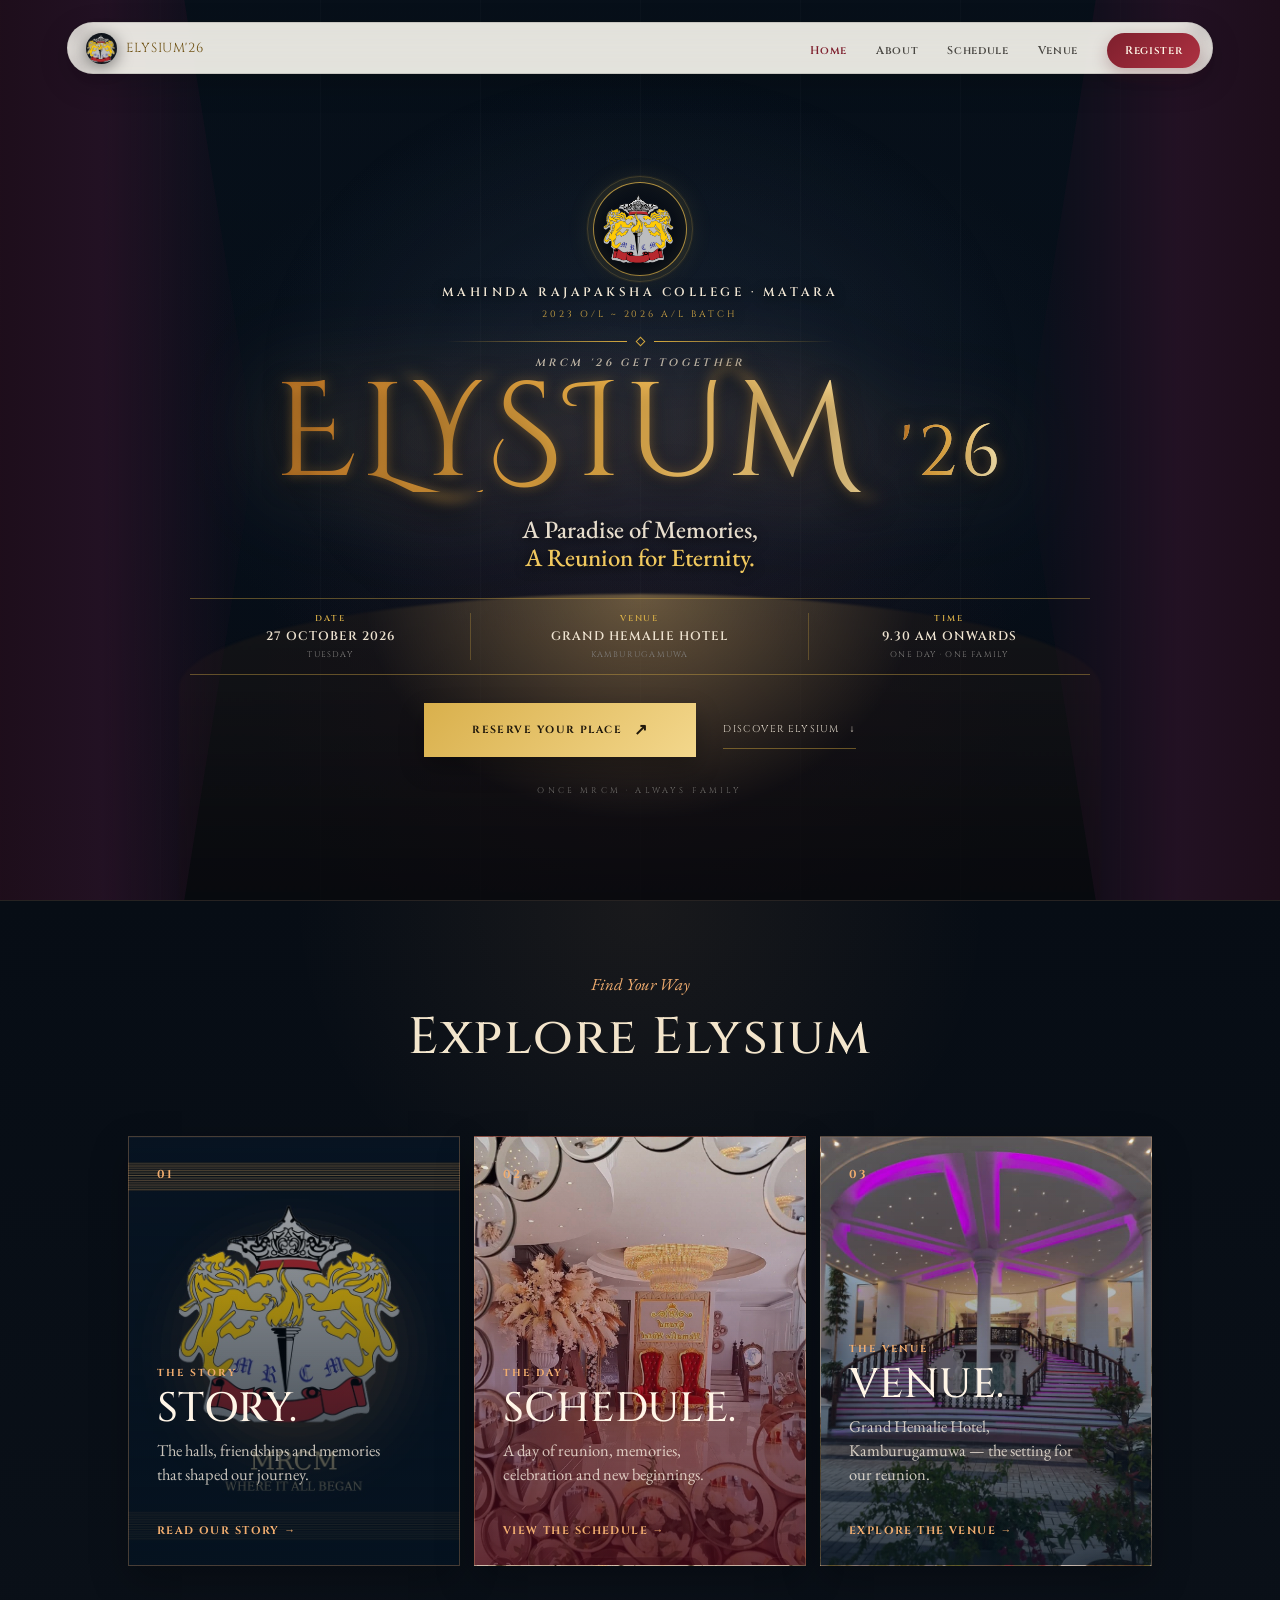
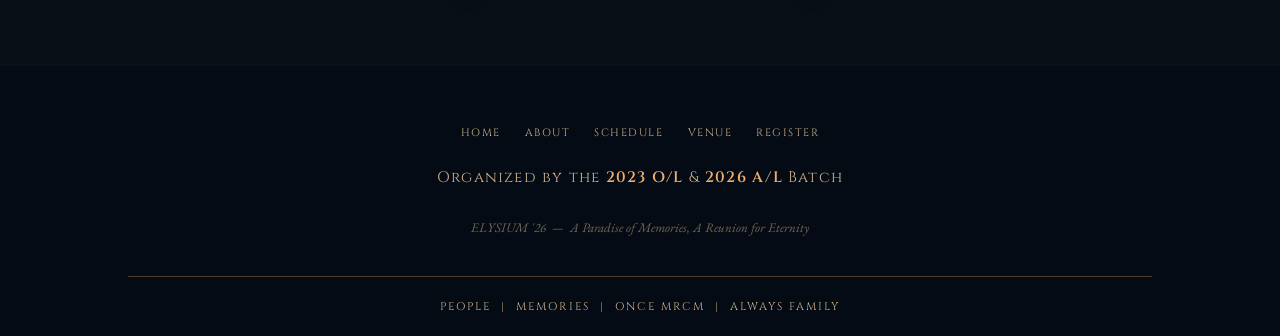
<file: index.html>
<!DOCTYPE html>
<html lang="en">
<head>
<meta charset="UTF-8">
<meta name="viewport" content="width=device-width, initial-scale=1.0, viewport-fit=cover">
<title>ELYSIUM '26 — Home</title>
<link rel="preconnect" href="https://fonts.googleapis.com">
<link rel="preconnect" href="https://fonts.gstatic.com" crossorigin>
<link href="https://fonts.googleapis.com/css2?family=Cinzel:wght@400;500;600;700;900&family=Cinzel+Decorative:wght@400;700&family=EB+Garamond:ital,wght@0,400;0,500;0,600;1,400;1,500&display=swap" rel="stylesheet">
<link rel="stylesheet" href="styles.css">
</head>
<body class="home-page">

<svg width="0" height="0" style="position:absolute" aria-hidden="true">
  <defs>
    <linearGradient id="meanderGrad" x1="0%" y1="0%" x2="100%" y2="0%">
      <stop offset="0%" stop-color="#8B4C2F"/>
      <stop offset="45%" stop-color="#F1AD6F"/>
      <stop offset="75%" stop-color="#FBDF9A"/>
      <stop offset="100%" stop-color="#8B4C2F"/>
    </linearGradient>
  </defs>
</svg>

<nav class="navbar" id="navbar">
  <a href="index.html" class="nav-logo"><img src="school-crest.png" alt="MRCM crest"><span>ELYSIUM'26</span></a>
  <button class="nav-toggle" id="navToggle" aria-label="Toggle menu" aria-expanded="false">
    <span></span><span></span><span></span>
  </button>
  <ul class="nav-links" id="navLinks">
    <li><a href="index.html" class="active">Home</a></li>
    <li><a href="about.html">About</a></li>
    <li><a href="schedule.html">Schedule</a></li>
    <li><a href="venue.html">Venue</a></li>
    <li><a href="register.html" class="nav-cta">Register</a></li>
  </ul>
</nav>

<div class="stars" aria-hidden="true"></div>
<div class="petals" id="petals" aria-hidden="true"></div>
<div class="curtain left" aria-hidden="true"></div>
<div class="curtain-gold left" aria-hidden="true"></div>
<div class="curtain right" aria-hidden="true"></div>
<div class="curtain-gold right" aria-hidden="true"></div>

<!-- ============ HERO ============ -->
<header class="hero reference-hero" id="home">
  <div class="hero-backdrop" aria-hidden="true"></div>
  <div class="hero-side-shape hero-side-left" aria-hidden="true"></div>
  <div class="hero-side-shape hero-side-right" aria-hidden="true"></div>

  <div class="hero-content">
    <div class="reference-crest">
      <img src="school-crest.png" alt="Mahinda Rajapaksha College crest">
    </div>

    <div class="school-name reference-school-name">
      <span>MAHINDA RAJAPAKSHA COLLEGE · MATARA</span>
      <small>2023 O/L ~ 2026 A/L BATCH</small>
    </div>

    <div class="hero-divider reference-divider"><span></span><i></i><span></span></div>
    <p class="eyebrow reference-eyebrow">MRCM '26 GET TOGETHER</p>

    <h1>ELYSIUM <span>'26</span></h1>

    <p class="tagline reference-tagline">A Paradise of Memories,<br><em>A Reunion for Eternity.</em></p>

    <div class="reference-meta">
      <div>
        <small>DATE</small>
        <strong>27 OCTOBER 2026</strong>
        <span>TUESDAY</span>
      </div>
      <div>
        <small>VENUE</small>
        <strong>GRAND HEMALIE HOTEL</strong>
        <span>KAMBURUGAMUWA</span>
      </div>
      <div>
        <small>TIME</small>
        <strong>9.30 AM ONWARDS</strong>
        <span>ONE DAY · ONE FAMILY</span>
      </div>
    </div>

    <div class="reference-actions">
      <a href="register.html" class="reference-primary">RESERVE YOUR PLACE <span>↗</span></a>
      <a href="#explore" class="reference-secondary">DISCOVER ELYSIUM <span>↓</span></a>
    </div>

    <div class="hero-footer-line reference-footer-line">ONCE MRCM · ALWAYS FAMILY</div>
  </div>
</header>

<!-- ============ EXPLORE ============ -->
<section class="explore" id="explore">
  <div class="wrap reveal-stagger">
    <div class="schedule-head reveal" style="opacity:1;transform:none;">
      <p class="kicker">Find Your Way</p>
      <h2>Explore Elysium</h2>
    </div>
    <div class="explore-grid explore-grid-three">
      <a href="about.html" class="explore-card explore-story"><span class="num">01</span><div class="explore-card-bottom"><span class="mini-label">THE STORY</span><h3>STORY.</h3><p>The halls, friendships and memories that shaped our journey.</p><span class="go">Read our story →</span></div></a>
      <a href="schedule.html" class="explore-card explore-schedule"><span class="num">02</span><div class="explore-card-bottom"><span class="mini-label">THE DAY</span><h3>SCHEDULE.</h3><p>A day of reunion, memories, celebration and new beginnings.</p><span class="go">View the schedule →</span></div></a>
      <a href="venue.html" class="explore-card explore-venue"><span class="num">03</span><div class="explore-card-bottom"><span class="mini-label">THE VENUE</span><h3>VENUE.</h3><p>Grand Hemalie Hotel, Kamburugamuwa — the setting for our reunion.</p><span class="go">Explore the venue →</span></div></a>
    </div>
  </div>
</section>

<footer>
  <div class="wrap">
    <svg class="laurel" viewBox="0 0 200 90" aria-hidden="true" style="margin:0 auto 22px;">
      <g fill="none" stroke="#F1AD6F" stroke-width="2" stroke-linecap="round">
        <path d="M100 82 C 70 78, 30 60, 18 24 C 30 34, 44 40, 56 38"/>
        <path d="M100 82 C 130 78, 170 60, 182 24 C 170 34, 156 40, 144 38"/>
      </g>
    </svg>
    <nav class="footer-nav" aria-label="Footer navigation">
      <a href="index.html">Home</a>
      <a href="about.html">About</a>
      <a href="schedule.html">Schedule</a>
      <a href="venue.html">Venue</a>
      <a href="register.html">Register</a>
    </nav>
    <p class="org">Organized by the <b>2023 O/L</b> &amp; <b>2026 A/L</b> Batch</p>
    <p class="credit">ELYSIUM '26 &nbsp;&mdash;&nbsp; A Paradise of Memories, A Reunion for Eternity</p>
    <div class="footer-bar">PEOPLE &nbsp;|&nbsp; MEMORIES &nbsp;|&nbsp; ONCE MRCM &nbsp;|&nbsp; ALWAYS FAMILY</div>
  </div>
</footer>

<script src="script.js" defer></script>

</body>
</html>
</file>
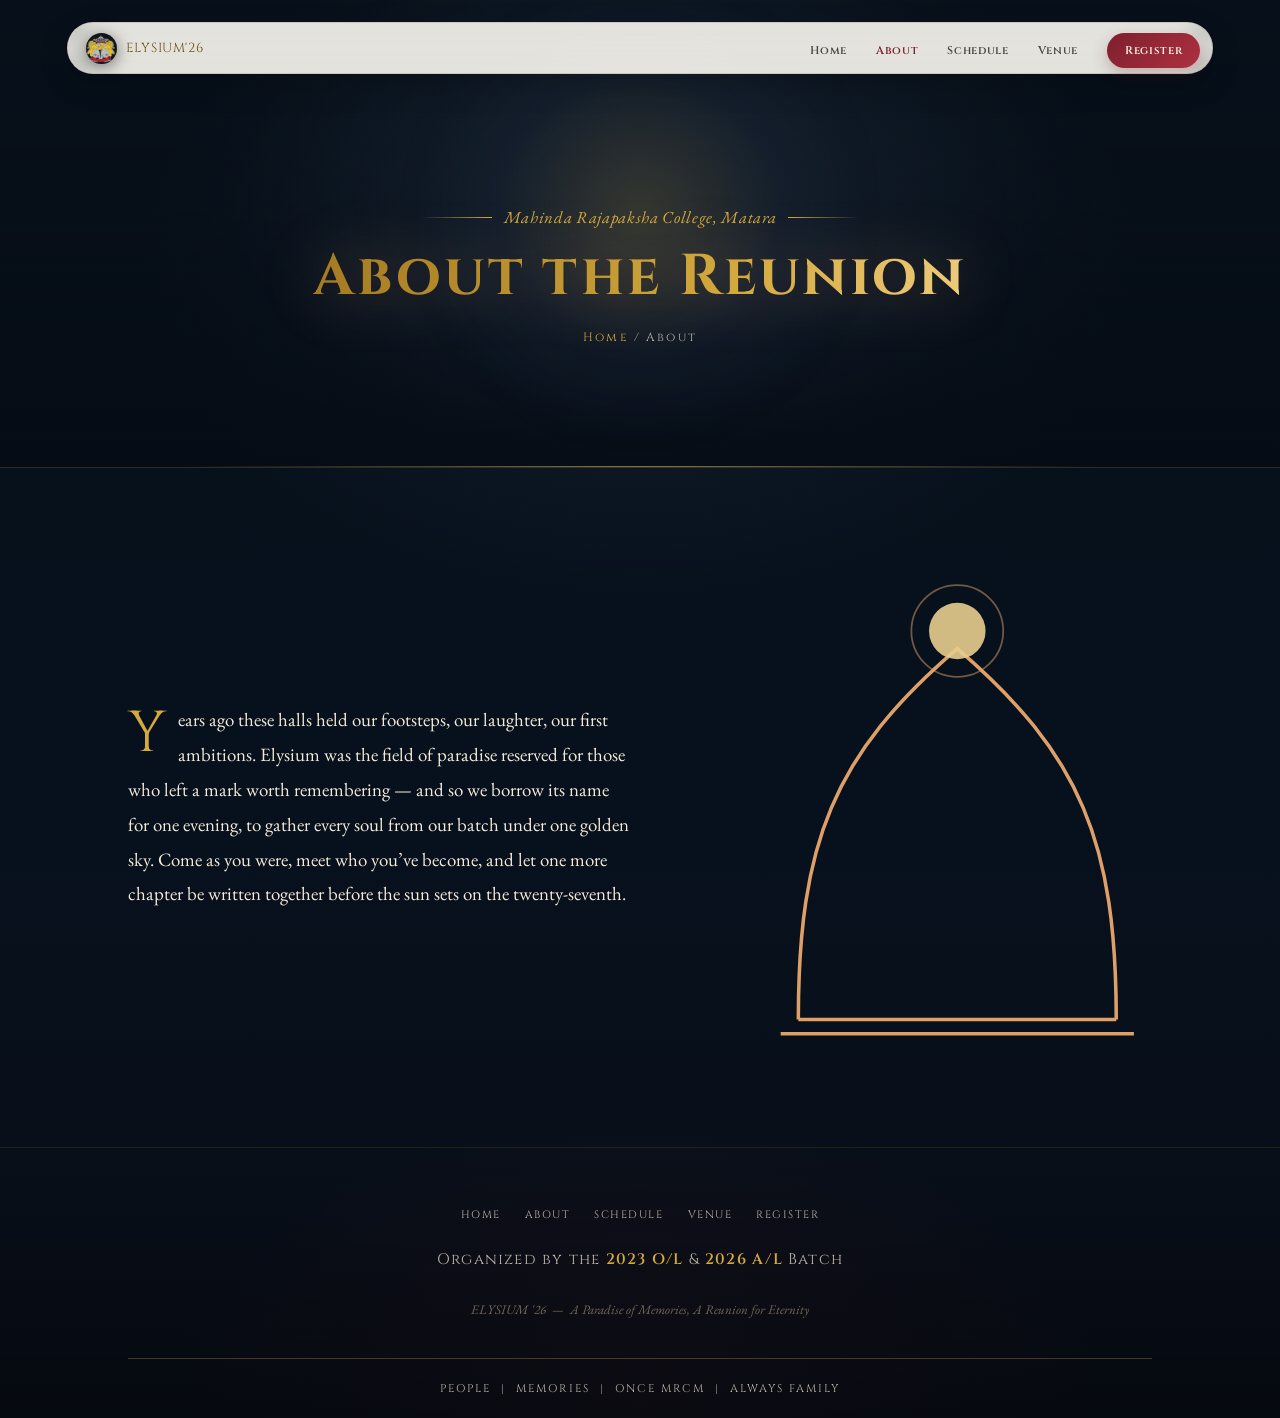
<file: about.html>
<!DOCTYPE html>
<html lang="en">
<head>
<meta charset="UTF-8">
<meta name="viewport" content="width=device-width, initial-scale=1.0, viewport-fit=cover">
<title>About — ELYSIUM '26</title>
<link rel="preconnect" href="https://fonts.googleapis.com">
<link rel="preconnect" href="https://fonts.gstatic.com" crossorigin>
<link href="https://fonts.googleapis.com/css2?family=Cinzel:wght@400;500;600;700;900&family=Cinzel+Decorative:wght@400;700&family=EB+Garamond:ital,wght@0,400;0,500;0,600;1,400;1,500&display=swap" rel="stylesheet">
<link rel="stylesheet" href="styles.css">
</head>
<body>

<svg width="0" height="0" style="position:absolute" aria-hidden="true">
  <defs>
    <linearGradient id="meanderGrad" x1="0%" y1="0%" x2="100%" y2="0%">
      <stop offset="0%" stop-color="#8B4C2F"/>
      <stop offset="45%" stop-color="#F1AD6F"/>
      <stop offset="75%" stop-color="#FBDF9A"/>
      <stop offset="100%" stop-color="#8B4C2F"/>
    </linearGradient>
  </defs>
</svg>

<nav class="navbar" id="navbar">
  <a href="index.html" class="nav-logo"><img src="school-crest.png" alt="MRCM crest"><span>ELYSIUM'26</span></a>
  <button class="nav-toggle" id="navToggle" aria-label="Toggle menu" aria-expanded="false">
    <span></span><span></span><span></span>
  </button>
  <ul class="nav-links" id="navLinks">
    <li><a href="index.html">Home</a></li>
    <li><a href="about.html" class="active">About</a></li>
    <li><a href="schedule.html">Schedule</a></li>
    <li><a href="venue.html">Venue</a></li>
    <li><a href="register.html" class="nav-cta">Register</a></li>
  </ul>
</nav>

<div class="stars" aria-hidden="true"></div>
<div class="petals" id="petals" aria-hidden="true"></div>
<div class="curtain left" aria-hidden="true"></div>
<div class="curtain-gold left" aria-hidden="true"></div>
<div class="curtain right" aria-hidden="true"></div>
<div class="curtain-gold right" aria-hidden="true"></div>

<header class="page-hero">
  <div class="hero-glow" aria-hidden="true"></div>
  <svg class="laurel" viewBox="0 0 200 90" aria-hidden="true" style="position:relative;z-index:2;">
    <g fill="none" stroke="#F1AD6F" stroke-width="2.2" stroke-linecap="round">
      <path d="M100 82 C 70 78, 30 60, 18 24 C 30 34, 44 40, 56 38"/>
      <path d="M100 82 C 130 78, 170 60, 182 24 C 170 34, 156 40, 144 38"/>
    </g>
  </svg>
  <p class="eyebrow">Mahinda Rajapaksha College, Matara</p>
  <h1>About the Reunion</h1>
  <p class="page-crumb"><a href="index.html">Home</a> / About</p>
</header>

<!-- ============ INTRO ============ -->
<section class="intro-section">
  <div class="wrap intro reveal">
    <p>
      Years ago these halls held our footsteps, our laughter, our first ambitions.
      Elysium was the field of paradise reserved for those who left a mark worth remembering &mdash;
      and so we borrow its name for one evening, to gather every soul from our batch under one
      golden sky. Come as you were, meet who you&rsquo;ve become, and let one more chapter be written
      together before the sun sets on the twenty-seventh.
    </p>
    <div class="intro-art" aria-hidden="true">
      <svg viewBox="0 0 220 260" xmlns="http://www.w3.org/2000/svg">
        <g fill="none" stroke="#F1AD6F" stroke-width="2">
          <path d="M20 250 C 20 150, 40 100, 110 40 C 180 100, 200 150, 200 250" />
          <line x1="20" y1="250" x2="200" y2="250"/>
          <line x1="10" y1="258" x2="210" y2="258"/>
        </g>
        <circle cx="110" cy="30" r="16" fill="#FBDF9A" opacity="0.9"/>
        <circle cx="110" cy="30" r="26" fill="none" stroke="#F1AD6F" stroke-width="1" opacity="0.5"/>
      </svg>
    </div>
  </div>
</section>

<footer>
  <div class="wrap">
    <svg class="laurel" viewBox="0 0 200 90" aria-hidden="true" style="margin:0 auto 22px;">
      <g fill="none" stroke="#F1AD6F" stroke-width="2" stroke-linecap="round">
        <path d="M100 82 C 70 78, 30 60, 18 24 C 30 34, 44 40, 56 38"/>
        <path d="M100 82 C 130 78, 170 60, 182 24 C 170 34, 156 40, 144 38"/>
      </g>
    </svg>
    <nav class="footer-nav" aria-label="Footer navigation">
      <a href="index.html">Home</a>
      <a href="about.html">About</a>
      <a href="schedule.html">Schedule</a>
      <a href="venue.html">Venue</a>
      <a href="register.html">Register</a>
    </nav>
    <p class="org">Organized by the <b>2023 O/L</b> &amp; <b>2026 A/L</b> Batch</p>
    <p class="credit">ELYSIUM '26 &nbsp;&mdash;&nbsp; A Paradise of Memories, A Reunion for Eternity</p>
    <div class="footer-bar">PEOPLE &nbsp;|&nbsp; MEMORIES &nbsp;|&nbsp; ONCE MRCM &nbsp;|&nbsp; ALWAYS FAMILY</div>
  </div>
</footer>

<script src="script.js" defer></script>

</body>
</html>
</file>
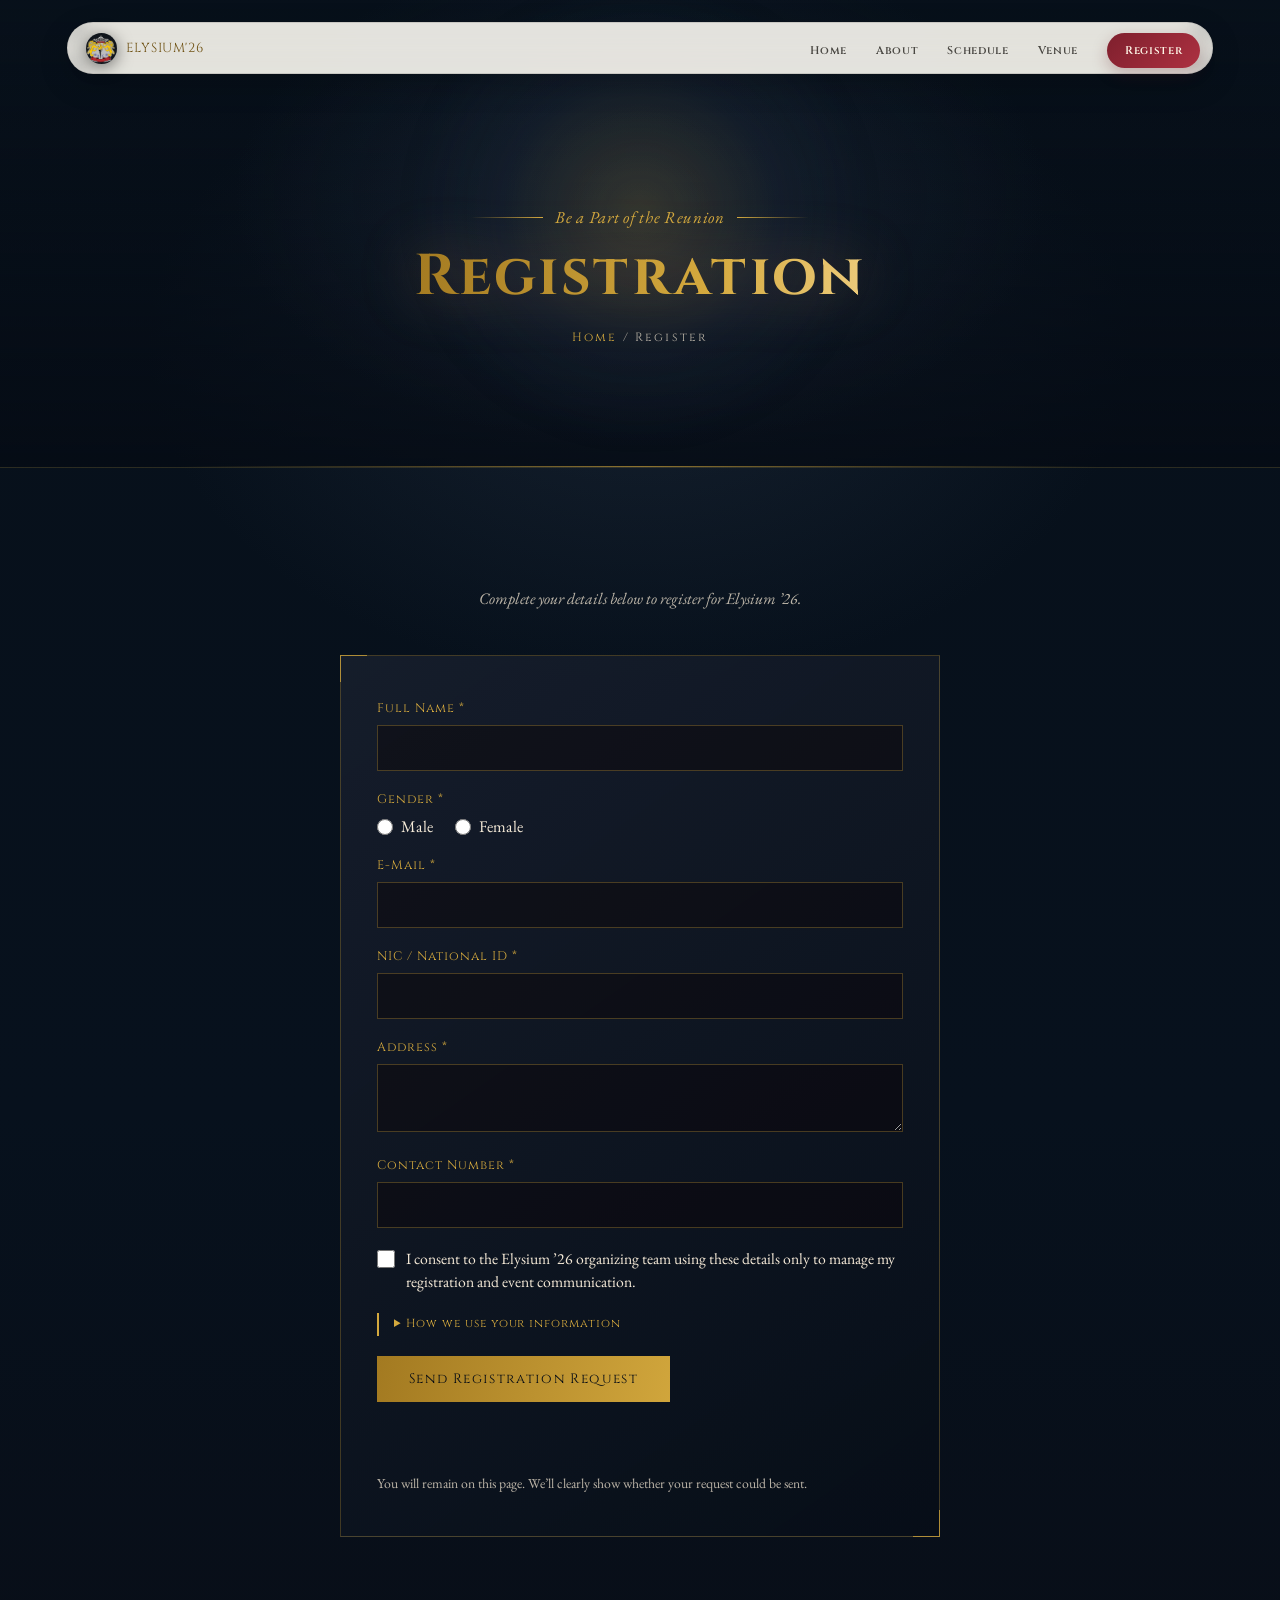
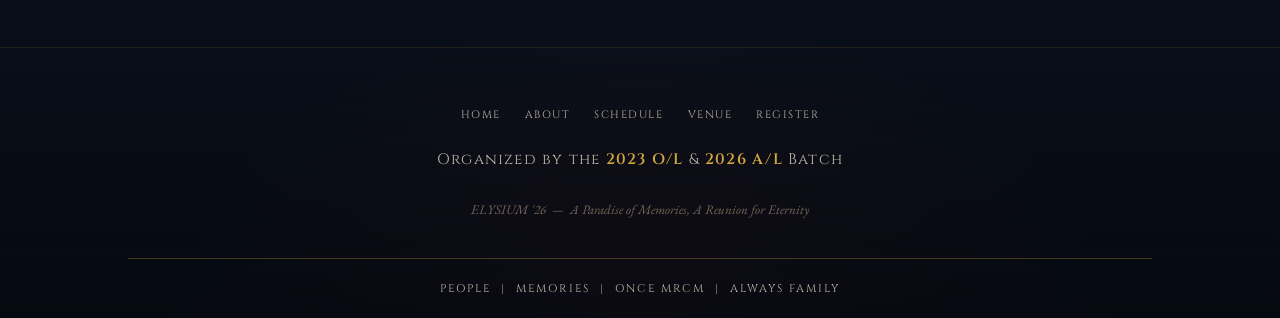
<file: register.html>
<!DOCTYPE html>
<html lang="en">
<head>
<meta charset="UTF-8">
<meta name="viewport" content="width=device-width, initial-scale=1.0, viewport-fit=cover">
<title>Register — ELYSIUM '26</title>
<link rel="preconnect" href="https://fonts.googleapis.com">
<link rel="preconnect" href="https://fonts.gstatic.com" crossorigin>
<link href="https://fonts.googleapis.com/css2?family=Cinzel:wght@400;500;600;700;900&family=Cinzel+Decorative:wght@400;700&family=EB+Garamond:ital,wght@0,400;0,500;0,600;1,400;1,500&display=swap" rel="stylesheet">
<link rel="stylesheet" href="styles.css">
</head>
<body>

<svg width="0" height="0" style="position:absolute" aria-hidden="true">
  <defs>
    <linearGradient id="meanderGrad" x1="0%" y1="0%" x2="100%" y2="0%">
      <stop offset="0%" stop-color="#8B4C2F"/>
      <stop offset="45%" stop-color="#F1AD6F"/>
      <stop offset="75%" stop-color="#FBDF9A"/>
      <stop offset="100%" stop-color="#8B4C2F"/>
    </linearGradient>
  </defs>
</svg>

<nav class="navbar" id="navbar">
  <a href="index.html" class="nav-logo"><img src="school-crest.png" alt="MRCM crest"><span>ELYSIUM'26</span></a>
  <button class="nav-toggle" id="navToggle" aria-label="Open navigation menu" aria-controls="navLinks" aria-expanded="false">
    <span></span><span></span><span></span>
  </button>
  <ul class="nav-links" id="navLinks">
    <li><a href="index.html">Home</a></li>
    <li><a href="about.html">About</a></li>
    <li><a href="schedule.html">Schedule</a></li>
    <li><a href="venue.html">Venue</a></li>
    <li><a href="register.html" class="nav-cta active">Register</a></li>
  </ul>
</nav>

<div class="stars" aria-hidden="true"></div>
<div class="petals" id="petals" aria-hidden="true"></div>
<div class="curtain left" aria-hidden="true"></div>
<div class="curtain-gold left" aria-hidden="true"></div>
<div class="curtain right" aria-hidden="true"></div>
<div class="curtain-gold right" aria-hidden="true"></div>

<header class="page-hero">
  <div class="hero-glow" aria-hidden="true"></div>
  <svg class="laurel" viewBox="0 0 200 90" aria-hidden="true" style="position:relative;z-index:2;">
    <g fill="none" stroke="#F1AD6F" stroke-width="2.2" stroke-linecap="round">
      <path d="M100 82 C 70 78, 30 60, 18 24 C 30 34, 44 40, 56 38"/>
      <path d="M100 82 C 130 78, 170 60, 182 24 C 170 34, 156 40, 144 38"/>
    </g>
  </svg>
  <p class="eyebrow">Be a Part of the Reunion</p>
  <h1>Registration</h1>
  <p class="page-crumb"><a href="index.html">Home</a> / Register</p>
</header>

<!-- ============ RSVP ============ -->
<section class="rsvp-section" id="rsvp">
  <div class="wrap">
    <div class="rsvp-head reveal">
      <p class="sub">Complete your details below to register for Elysium &rsquo;26.</p>
    </div>

    <div class="rsvp-card reveal">
      <form class="rsvp-form" id="rsvpForm">
        <div>
          <label for="rName">Full Name *</label>
          <input type="text" id="rName" name="name" required autocomplete="name">
        </div>
        <fieldset class="form-choice-group">
          <legend>Gender *</legend>
          <div class="radio-row">
            <label><input type="radio" name="gender" value="Male" required> Male</label>
            <label><input type="radio" name="gender" value="Female"> Female</label>
          </div>
        </fieldset>
        <div>
          <label for="rEmail">E-Mail *</label>
          <input type="email" id="rEmail" name="email" required autocomplete="email">
        </div>
        <div>
          <label for="rNic">NIC / National ID *</label>
          <input type="text" id="rNic" name="nic" required autocomplete="off">
        </div>
        <div>
          <label for="rAddress">Address *</label>
          <textarea id="rAddress" name="address" required rows="2" autocomplete="street-address"></textarea>
        </div>
        <div>
          <label for="rContact">Contact Number *</label>
          <input type="tel" id="rContact" name="contact" required autocomplete="tel" inputmode="tel">
        </div>
        <div class="consent-row">
          <input type="checkbox" id="rConsent" name="consent" required>
          <label for="rConsent">I consent to the Elysium &rsquo;26 organizing team using these details only to manage my registration and event communication.</label>
        </div>
        <details class="privacy-note">
          <summary>How we use your information</summary>
          <p>Your name, contact details, address and NIC are sent to the Elysium &rsquo;26 organizers through their registration form. They are used only to verify and manage your attendance, and to contact you about this event. For a correction or deletion request, please contact the organizing team.</p>
        </details>
        <button type="submit" class="rsvp-submit" id="rsvpSubmit">Send Registration Request</button>
        <p class="rsvp-status" id="rsvpStatus" role="status" aria-live="polite"></p>
        <p class="rsvp-note">You will remain on this page. We’ll clearly show whether your request could be sent.</p>
      </form>
    </div>
  </div>
</section>

<footer>
  <div class="wrap">
    <svg class="laurel" viewBox="0 0 200 90" aria-hidden="true" style="margin:0 auto 22px;">
      <g fill="none" stroke="#F1AD6F" stroke-width="2" stroke-linecap="round">
        <path d="M100 82 C 70 78, 30 60, 18 24 C 30 34, 44 40, 56 38"/>
        <path d="M100 82 C 130 78, 170 60, 182 24 C 170 34, 156 40, 144 38"/>
      </g>
    </svg>
    <nav class="footer-nav" aria-label="Footer navigation">
      <a href="index.html">Home</a>
      <a href="about.html">About</a>
      <a href="schedule.html">Schedule</a>
      <a href="venue.html">Venue</a>
      <a href="register.html">Register</a>
    </nav>
    <p class="org">Organized by the <b>2023 O/L</b> &amp; <b>2026 A/L</b> Batch</p>
    <p class="credit">ELYSIUM '26 &nbsp;&mdash;&nbsp; A Paradise of Memories, A Reunion for Eternity</p>
    <div class="footer-bar">PEOPLE &nbsp;|&nbsp; MEMORIES &nbsp;|&nbsp; ONCE MRCM &nbsp;|&nbsp; ALWAYS FAMILY</div>
  </div>
</footer>

<script src="script.js" defer></script>

</body>
</html>
</file>
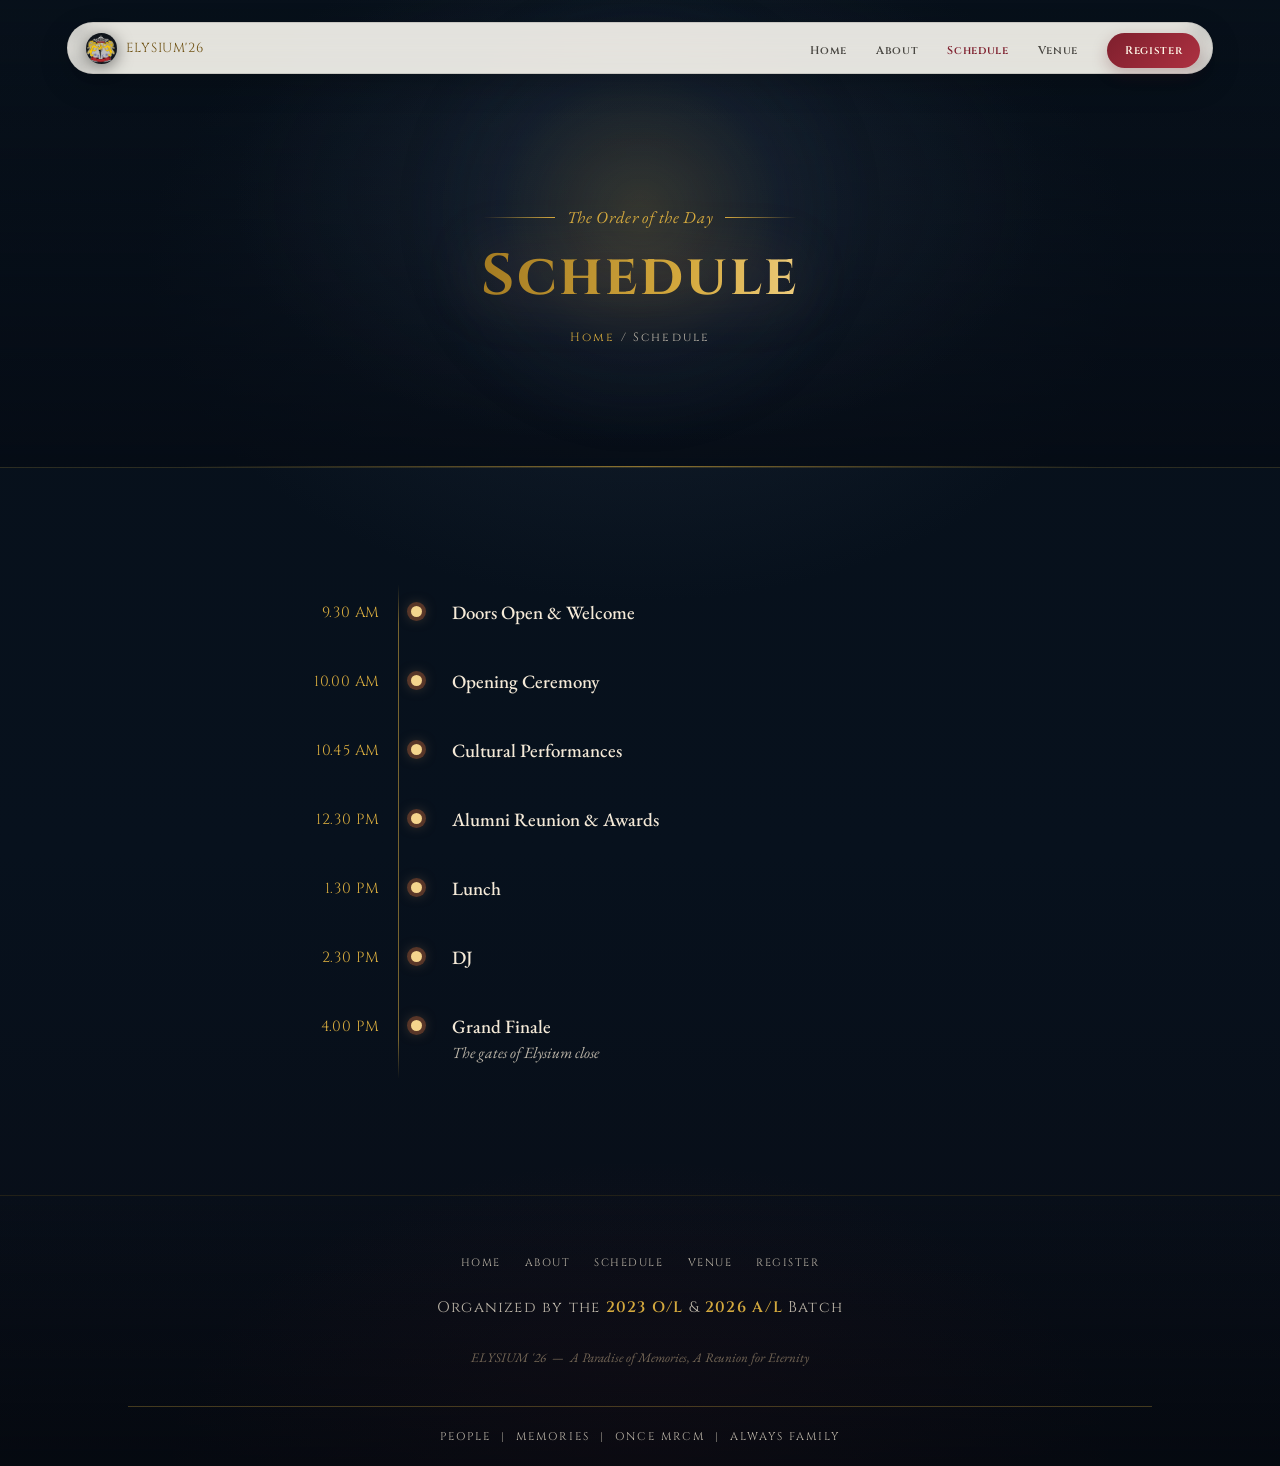
<file: schedule.html>
<!DOCTYPE html>
<html lang="en">
<head>
<meta charset="UTF-8">
<meta name="viewport" content="width=device-width, initial-scale=1.0, viewport-fit=cover">
<title>Schedule — ELYSIUM '26</title>
<link rel="preconnect" href="https://fonts.googleapis.com">
<link rel="preconnect" href="https://fonts.gstatic.com" crossorigin>
<link href="https://fonts.googleapis.com/css2?family=Cinzel:wght@400;500;600;700;900&family=Cinzel+Decorative:wght@400;700&family=EB+Garamond:ital,wght@0,400;0,500;0,600;1,400;1,500&display=swap" rel="stylesheet">
<link rel="stylesheet" href="styles.css">
</head>
<body>

<svg width="0" height="0" style="position:absolute" aria-hidden="true">
  <defs>
    <linearGradient id="meanderGrad" x1="0%" y1="0%" x2="100%" y2="0%">
      <stop offset="0%" stop-color="#8B4C2F"/>
      <stop offset="45%" stop-color="#F1AD6F"/>
      <stop offset="75%" stop-color="#FBDF9A"/>
      <stop offset="100%" stop-color="#8B4C2F"/>
    </linearGradient>
  </defs>
</svg>

<nav class="navbar" id="navbar">
  <a href="index.html" class="nav-logo"><img src="school-crest.png" alt="MRCM crest"><span>ELYSIUM'26</span></a>
  <button class="nav-toggle" id="navToggle" aria-label="Toggle menu" aria-expanded="false">
    <span></span><span></span><span></span>
  </button>
  <ul class="nav-links" id="navLinks">
    <li><a href="index.html">Home</a></li>
    <li><a href="about.html">About</a></li>
    <li><a href="schedule.html" class="active">Schedule</a></li>
    <li><a href="venue.html">Venue</a></li>
    <li><a href="register.html" class="nav-cta">Register</a></li>
  </ul>
</nav>

<div class="stars" aria-hidden="true"></div>
<div class="petals" id="petals" aria-hidden="true"></div>
<div class="curtain left" aria-hidden="true"></div>
<div class="curtain-gold left" aria-hidden="true"></div>
<div class="curtain right" aria-hidden="true"></div>
<div class="curtain-gold right" aria-hidden="true"></div>

<header class="page-hero">
  <div class="hero-glow" aria-hidden="true"></div>
  <svg class="laurel" viewBox="0 0 200 90" aria-hidden="true" style="position:relative;z-index:2;">
    <g fill="none" stroke="#F1AD6F" stroke-width="2.2" stroke-linecap="round">
      <path d="M100 82 C 70 78, 30 60, 18 24 C 30 34, 44 40, 56 38"/>
      <path d="M100 82 C 130 78, 170 60, 182 24 C 170 34, 156 40, 144 38"/>
    </g>
  </svg>
  <p class="eyebrow">The Order of the Day</p>
  <h1>Schedule</h1>
  <p class="page-crumb"><a href="index.html">Home</a> / Schedule</p>
</header>

<!-- ============ SCHEDULE ============ -->
<section class="schedule">
  <div class="wrap">
    <div class="timeline reveal-stagger">
      <div class="t-row">
        <div class="t-time">9.30 AM</div>
        <div class="t-dot-col"><div class="t-dot"></div></div>
        <div class="t-event">Doors Open &amp; Welcome</div>
      </div>
      <div class="t-row">
        <div class="t-time">10.00 AM</div>
        <div class="t-dot-col"><div class="t-dot"></div></div>
        <div class="t-event">Opening Ceremony</div>
      </div>
      <div class="t-row">
        <div class="t-time">10.45 AM</div>
        <div class="t-dot-col"><div class="t-dot"></div></div>
        <div class="t-event">Cultural Performances</div>
      </div>
      <div class="t-row">
        <div class="t-time">12.30 PM</div>
        <div class="t-dot-col"><div class="t-dot"></div></div>
        <div class="t-event">Alumni Reunion &amp; Awards</div>
      </div>
      <div class="t-row">
        <div class="t-time">1.30 PM</div>
        <div class="t-dot-col"><div class="t-dot"></div></div>
        <div class="t-event">Lunch</div>
      </div>
      <div class="t-row">
        <div class="t-time">2.30 PM</div>
        <div class="t-dot-col"><div class="t-dot"></div></div>
        <div class="t-event">DJ</div>
      </div>
      <div class="t-row">
        <div class="t-time">4.00 PM</div>
        <div class="t-dot-col"><div class="t-dot"></div></div>
        <div class="t-event">Grand Finale<small>The gates of Elysium close</small></div>
      </div>
    </div>
  </div>
</section>

<footer>
  <div class="wrap">
    <svg class="laurel" viewBox="0 0 200 90" aria-hidden="true" style="margin:0 auto 22px;">
      <g fill="none" stroke="#F1AD6F" stroke-width="2" stroke-linecap="round">
        <path d="M100 82 C 70 78, 30 60, 18 24 C 30 34, 44 40, 56 38"/>
        <path d="M100 82 C 130 78, 170 60, 182 24 C 170 34, 156 40, 144 38"/>
      </g>
    </svg>
    <nav class="footer-nav" aria-label="Footer navigation">
      <a href="index.html">Home</a>
      <a href="about.html">About</a>
      <a href="schedule.html">Schedule</a>
      <a href="venue.html">Venue</a>
      <a href="register.html">Register</a>
    </nav>
    <p class="org">Organized by the <b>2023 O/L</b> &amp; <b>2026 A/L</b> Batch</p>
    <p class="credit">ELYSIUM '26 &nbsp;&mdash;&nbsp; A Paradise of Memories, A Reunion for Eternity</p>
    <div class="footer-bar">PEOPLE &nbsp;|&nbsp; MEMORIES &nbsp;|&nbsp; ONCE MRCM &nbsp;|&nbsp; ALWAYS FAMILY</div>
  </div>
</footer>

<script src="script.js" defer></script>

</body>
</html>
</file>
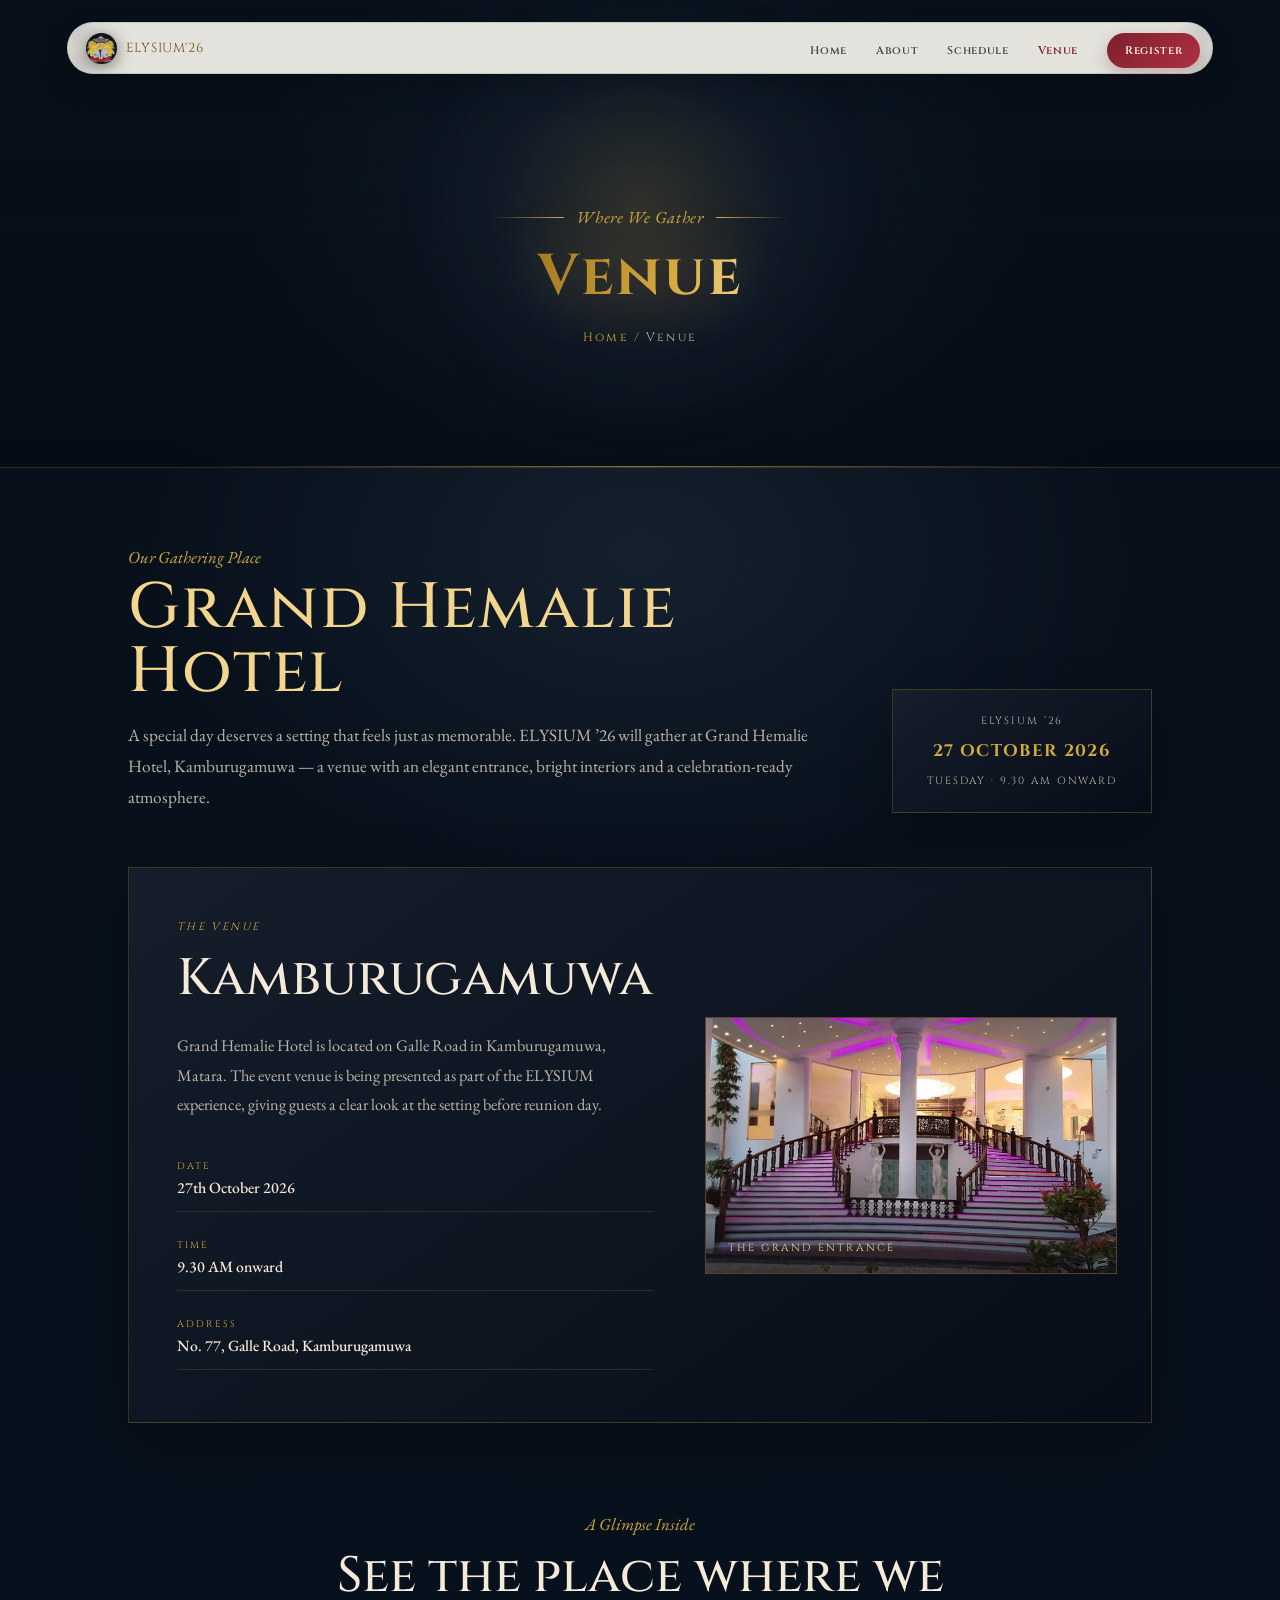
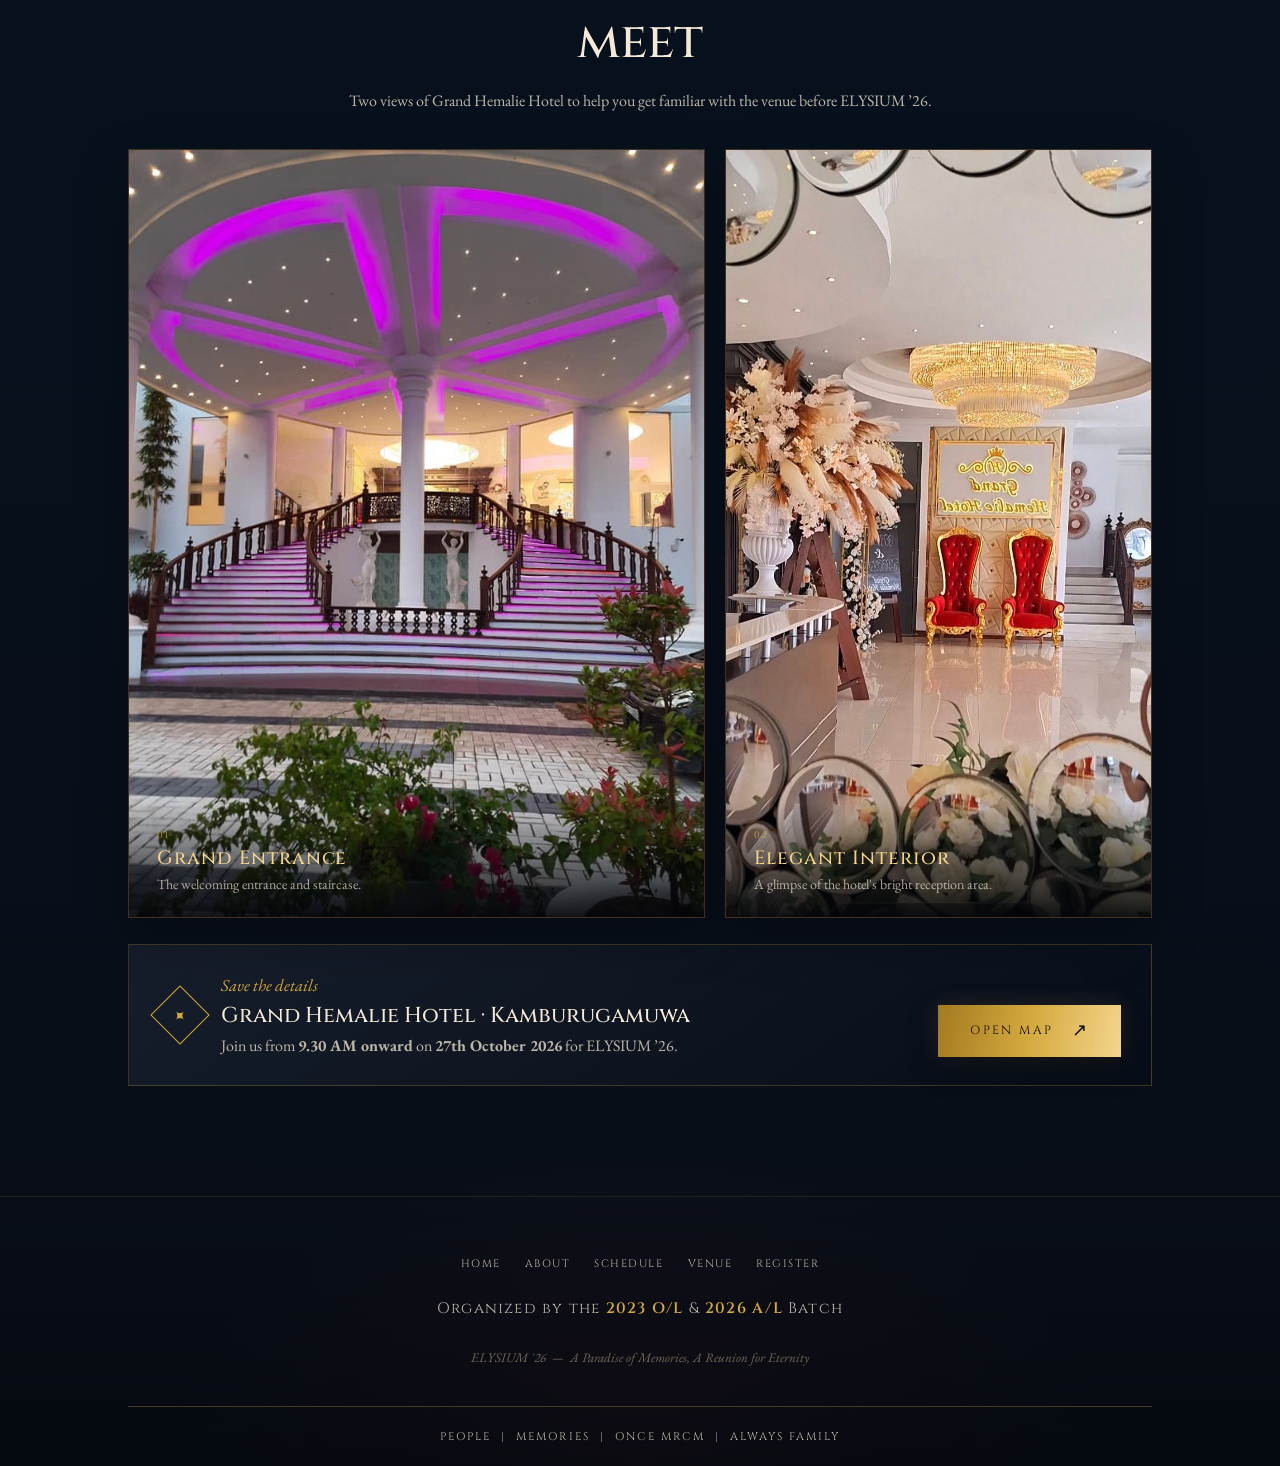
<file: venue.html>
<!DOCTYPE html>
<html lang="en">
<head>
<meta charset="UTF-8">
<meta name="viewport" content="width=device-width, initial-scale=1.0, viewport-fit=cover">
<title>Venue — ELYSIUM '26</title>
<link rel="preconnect" href="https://fonts.googleapis.com">
<link rel="preconnect" href="https://fonts.gstatic.com" crossorigin>
<link href="https://fonts.googleapis.com/css2?family=Cinzel:wght@400;500;600;700;900&family=Cinzel+Decorative:wght@400;700&family=EB+Garamond:ital,wght@0,400;0,500;0,600;1,400;1,500&display=swap" rel="stylesheet">
<link rel="stylesheet" href="styles.css">
</head>
<body>

<svg width="0" height="0" style="position:absolute" aria-hidden="true">
  <defs>
    <linearGradient id="meanderGrad" x1="0%" y1="0%" x2="100%" y2="0%">
      <stop offset="0%" stop-color="#8B4C2F"/>
      <stop offset="45%" stop-color="#F1AD6F"/>
      <stop offset="75%" stop-color="#FBDF9A"/>
      <stop offset="100%" stop-color="#8B4C2F"/>
    </linearGradient>
  </defs>
</svg>

<nav class="navbar" id="navbar">
  <a href="index.html" class="nav-logo"><img src="school-crest.png" alt="MRCM crest"><span>ELYSIUM'26</span></a>
  <button class="nav-toggle" id="navToggle" aria-label="Toggle menu" aria-expanded="false">
    <span></span><span></span><span></span>
  </button>
  <ul class="nav-links" id="navLinks">
    <li><a href="index.html">Home</a></li>
    <li><a href="about.html">About</a></li>
    <li><a href="schedule.html">Schedule</a></li>
    <li><a href="venue.html" class="active">Venue</a></li>
    <li><a href="register.html" class="nav-cta">Register</a></li>
  </ul>
</nav>

<div class="stars" aria-hidden="true"></div>
<div class="petals" id="petals" aria-hidden="true"></div>
<div class="curtain left" aria-hidden="true"></div>
<div class="curtain-gold left" aria-hidden="true"></div>
<div class="curtain right" aria-hidden="true"></div>
<div class="curtain-gold right" aria-hidden="true"></div>

<header class="page-hero">
  <div class="hero-glow" aria-hidden="true"></div>
  <svg class="laurel" viewBox="0 0 200 90" aria-hidden="true" style="position:relative;z-index:2;">
    <g fill="none" stroke="#F1AD6F" stroke-width="2.2" stroke-linecap="round">
      <path d="M100 82 C 70 78, 30 60, 18 24 C 30 34, 44 40, 56 38"/>
      <path d="M100 82 C 130 78, 170 60, 182 24 C 170 34, 156 40, 144 38"/>
    </g>
  </svg>
  <p class="eyebrow">Where We Gather</p>
  <h1>Venue</h1>
  <p class="page-crumb"><a href="index.html">Home</a> / Venue</p>
</header>

<!-- ============ VENUE ============ -->
<section class="venue-section venue-showcase">
  <div class="wrap">
    <div class="venue-intro reveal">
      <div>
        <p class="kicker">Our Gathering Place</p>
        <h2>Grand Hemalie Hotel</h2>
        <p class="venue-lead">A special day deserves a setting that feels just as memorable. ELYSIUM ’26 will gather at Grand Hemalie Hotel, Kamburugamuwa — a venue with an elegant entrance, bright interiors and a celebration-ready atmosphere.</p>
      </div>
      <div class="venue-event-badge">
        <span>ELYSIUM ’26</span>
        <strong>27 OCTOBER 2026</strong>
        <small>TUESDAY · 9.30 AM ONWARD</small>
      </div>
    </div>

    <div class="venue-feature reveal">
      <div class="venue-feature-copy">
        <p class="eyebrow">THE VENUE</p>
        <h3>Kamburugamuwa</h3>
        <p>Grand Hemalie Hotel is located on Galle Road in Kamburugamuwa, Matara. The event venue is being presented as part of the ELYSIUM experience, giving guests a clear look at the setting before reunion day.</p>
        <div class="venue-facts">
          <div><span>DATE</span><b>27th October 2026</b></div>
          <div><span>TIME</span><b>9.30 AM onward</b></div>
          <div><span>ADDRESS</span><b>No. 77, Galle Road, Kamburugamuwa</b></div>
        </div>
      </div>
      <div class="venue-feature-frame">
        <img src="grand-hemalie-entrance.jpg" alt="Entrance of Grand Hemalie Hotel in Kamburugamuwa" loading="lazy">
        <span class="image-label">THE GRAND ENTRANCE</span>
      </div>
    </div>

    <div class="venue-gallery-head reveal">
      <p class="kicker">A Glimpse Inside</p>
      <h3>See the place where we meet</h3>
      <p>Two views of Grand Hemalie Hotel to help you get familiar with the venue before ELYSIUM ’26.</p>
    </div>

    <div class="venue-gallery reveal-stagger">
      <figure class="venue-photo venue-photo-wide">
        <img src="grand-hemalie-entrance.jpg" alt="Grand Hemalie Hotel entrance and staircase" loading="lazy">
        <figcaption><span>01</span><strong>Grand Entrance</strong><small>The welcoming entrance and staircase.</small></figcaption>
      </figure>
      <figure class="venue-photo">
        <img src="grand-hemalie-lobby.jpg" alt="Grand Hemalie Hotel interior lobby" loading="lazy">
        <figcaption><span>02</span><strong>Elegant Interior</strong><small>A glimpse of the hotel's bright reception area.</small></figcaption>
      </figure>
    </div>

    <div class="venue-note reveal">
      <div class="note-mark">✦</div>
      <div>
        <p class="kicker">Save the details</p>
        <h3>Grand Hemalie Hotel · Kamburugamuwa</h3>
        <p>Join us from <b>9.30 AM onward</b> on <b>27th October 2026</b> for ELYSIUM ’26.</p>
      </div>
      <a href="https://www.google.com/maps/search/?api=1&query=Grand+Hemalie+Hotel+Kamburugamuwa+Sri+Lanka" target="_blank" rel="noopener" class="hero-cta">OPEN MAP <span>↗</span></a>
    </div>
  </div>
</section>

<footer>
  <div class="wrap">
    <svg class="laurel" viewBox="0 0 200 90" aria-hidden="true" style="margin:0 auto 22px;">
      <g fill="none" stroke="#F1AD6F" stroke-width="2" stroke-linecap="round">
        <path d="M100 82 C 70 78, 30 60, 18 24 C 30 34, 44 40, 56 38"/>
        <path d="M100 82 C 130 78, 170 60, 182 24 C 170 34, 156 40, 144 38"/>
      </g>
    </svg>
    <nav class="footer-nav" aria-label="Footer navigation">
      <a href="index.html">Home</a>
      <a href="about.html">About</a>
      <a href="schedule.html">Schedule</a>
      <a href="venue.html">Venue</a>
      <a href="register.html">Register</a>
    </nav>
    <p class="org">Organized by the <b>2023 O/L</b> &amp; <b>2026 A/L</b> Batch</p>
    <p class="credit">ELYSIUM '26 &nbsp;&mdash;&nbsp; A Paradise of Memories, A Reunion for Eternity</p>
    <div class="footer-bar">PEOPLE &nbsp;|&nbsp; MEMORIES &nbsp;|&nbsp; ONCE MRCM &nbsp;|&nbsp; ALWAYS FAMILY</div>
  </div>
</footer>

<script src="script.js" defer></script>

</body>
</html>
</file>
<file: styles.css>
:root{
    --primary:   #0A0407;   /* near-black, deep night */
    --secondary: #2E0F0C;   /* deep maroon velvet */
    --maroon2:   #4A140F;   /* richer curtain maroon */
    --accent:    #8B4C2F;   /* bronze */
    --highlight: #F1AD6F;   /* gold */
    --bright:    #FBDF9A;   /* champagne */
    --ivory:     #F3E7CF;   /* ivory */
    --ink:       #F6E9D8;   /* body text on dark */
    --ink-dim:   #cbb08c;   /* muted body text */
    --line:      rgba(241,173,111,0.3);
    --sunset:    #C9772F;   /* warm amber sunset */

    --display: 'Cinzel', 'Cinzel Decorative', serif;
    --body: 'EB Garamond', serif;
  }
  body{ background: var(--primary); }

  *{ box-sizing:border-box; margin:0; padding:0; }
  html{ scroll-behavior:smooth; scroll-padding-top: 84px; }
  body{
    font-family: var(--body);
    color: var(--ink);
    background:
      radial-gradient(ellipse 1100px 800px at 50% 100%, rgba(201,119,47,0.32), transparent 60%),
      radial-gradient(ellipse 900px 700px at 90% 20%, rgba(139,76,47,0.35), transparent 60%),
      radial-gradient(ellipse 900px 700px at 5% 60%, rgba(74,20,15,0.55), transparent 60%),
      linear-gradient(180deg, var(--primary) 0%, var(--secondary) 45%, var(--primary) 100%);
    background-attachment: fixed;
    overflow-x:hidden;
    -webkit-font-smoothing:antialiased;
    position:relative;
  }
  img,svg{ max-width:100%; display:block; }

  a{ color:inherit; }
  ::selection{ background:var(--highlight); color:var(--primary); }
  :focus-visible{ outline:2px solid var(--bright); outline-offset:3px; }

  @media (prefers-reduced-motion: reduce){
    *{ animation-duration:0.01ms !important; animation-iteration-count:1 !important; transition-duration:0.01ms !important; scroll-behavior:auto !important; }
  }

  .wrap{ max-width:1080px; margin:0 auto; padding:0 28px; }

  /* ---------- Starfield (fixed, whole page) ---------- */
  .stars{
    position:fixed; inset:0; pointer-events:none; z-index:0;
    background-image:
      radial-gradient(1.4px 1.4px at 12% 18%, rgba(251,223,154,0.9), transparent),
      radial-gradient(1.2px 1.2px at 28% 42%, rgba(251,223,154,0.7), transparent),
      radial-gradient(1.6px 1.6px at 46% 12%, rgba(251,223,154,0.85), transparent),
      radial-gradient(1.1px 1.1px at 63% 33%, rgba(251,223,154,0.6), transparent),
      radial-gradient(1.5px 1.5px at 78% 8%, rgba(251,223,154,0.8), transparent),
      radial-gradient(1.2px 1.2px at 88% 46%, rgba(251,223,154,0.65), transparent),
      radial-gradient(1.3px 1.3px at 8% 65%, rgba(251,223,154,0.55), transparent),
      radial-gradient(1.4px 1.4px at 35% 72%, rgba(251,223,154,0.6), transparent),
      radial-gradient(1.2px 1.2px at 57% 80%, rgba(251,223,154,0.5), transparent),
      radial-gradient(1.5px 1.5px at 93% 70%, rgba(251,223,154,0.55), transparent);
    animation: twinkle 6s ease-in-out infinite;
    opacity:0.8;
  }
  @keyframes twinkle{
    0%,100%{ opacity:0.55; }
    50%{ opacity:1; }
  }

  /* ---------- Falling petals ---------- */
  .petals{ position:fixed; inset:0; overflow:hidden; pointer-events:none; z-index:0; }
  .petal{
    position:absolute; top:-5%;
    width:8px; height:11px; border-radius:60% 5% 60% 5%;
    background: linear-gradient(135deg, var(--highlight), var(--accent));
    opacity:0.75;
    animation-name: fall, sway;
    animation-timing-function: linear, ease-in-out;
    animation-iteration-count: infinite, infinite;
  }
  @keyframes fall{
    0%{ transform: translateY(-10vh) rotate(0deg); }
    100%{ transform: translateY(115vh) rotate(340deg); }
  }
  @keyframes sway{
    0%,100%{ margin-left:0px; }
    50%{ margin-left:36px; }
  }

  /* ---------- Meander / Greek-key divider ---------- */
  .meander{ width:100%; height:22px; opacity:0.9; }
  .meander rect,.meander path{ fill:none; stroke:url(#meanderGrad); stroke-width:2; }

  /* ---------- Scroll reveal ---------- */
  .reveal{ opacity:0; transform: translateY(28px); transition: opacity 0.9s ease, transform 0.9s ease; }
  .reveal.in{ opacity:1; transform:none; }
  .reveal-stagger > *{ opacity:0; transform: translateY(20px); transition: opacity 0.7s ease, transform 0.7s ease; }
  .reveal-stagger.in > *{ opacity:1; transform:none; }
  .reveal-stagger.in > *:nth-child(1){ transition-delay:0.05s; }
  .reveal-stagger.in > *:nth-child(2){ transition-delay:0.14s; }
  .reveal-stagger.in > *:nth-child(3){ transition-delay:0.23s; }
  .reveal-stagger.in > *:nth-child(4){ transition-delay:0.32s; }
  .reveal-stagger.in > *:nth-child(5){ transition-delay:0.41s; }
  .reveal-stagger.in > *:nth-child(6){ transition-delay:0.5s; }
  .reveal-stagger.in > *:nth-child(7){ transition-delay:0.59s; }

  /* ---------- Navbar ---------- */
  .navbar{
    position:fixed; top:0; left:0; right:0; z-index:50;
    display:flex; align-items:center; justify-content:space-between;
    padding: 18px max(28px, 6vw);
    background: rgba(10,4,7,0.35);
    border-bottom: 1px solid rgba(241,173,111,0.12);
    transition: background 0.35s ease, border-color 0.35s ease, padding 0.35s ease;
  }
  /* The frosted-glass blur lives on this ::before layer rather than on
     .navbar itself. backdrop-filter (like transform/filter) creates a new
     containing block for any position:fixed descendant — since .nav-links
     (the mobile off-canvas menu) is a fixed child of .navbar, having the
     filter directly on .navbar caused the menu to anchor itself to the
     navbar's own (inset, pill-shaped) box instead of the real viewport,
     leaving a sliver of its background visibly peeking past the edge of
     the screen even while "closed". Isolating the blur to ::before keeps
     the identical visual effect without turning .navbar into that anchor. */
  .navbar::before{
    content:""; position:absolute; inset:0; z-index:-1;
    border-radius:inherit;
    backdrop-filter: blur(10px);
    -webkit-backdrop-filter: blur(10px);
    pointer-events:none;
  }
  .navbar.scrolled{
    background: rgba(10,4,7,0.82);
    border-bottom-color: var(--line);
    padding: 12px max(28px, 6vw);
  }
  .nav-logo{
    font-family: var(--display); font-size:1rem; letter-spacing:0.14em;
    color: var(--bright); text-decoration:none;
  }
  .nav-logo span{ color: var(--highlight); }
  .nav-links{
    display:flex; align-items:center; gap:34px;
    list-style:none;
  }
  .nav-links a{
    font-family: var(--display); font-size:0.76rem; letter-spacing:0.12em;
    text-decoration:none; color: var(--ink-dim);
    position:relative; padding-bottom:4px;
    transition: color 0.25s ease;
  }
  .nav-links a::after{
    content:""; position:absolute; left:0; bottom:0; height:1px; width:0;
    background: var(--highlight); transition: width 0.3s ease;
  }
  .nav-links a:hover{ color: var(--bright); }
  .nav-links a:hover::after{ width:100%; }
  .nav-links a.nav-cta{
    color: var(--primary);
    background: linear-gradient(100deg, var(--accent), var(--highlight) 55%, var(--bright));
    padding: 9px 20px; letter-spacing:0.1em;
  }
  .nav-links a.nav-cta::after{ display:none; }
  .nav-links a.active{ color: var(--bright); }
  .nav-links a.active::after{ width:100%; }

  /* ---------- Compact page header (About/Schedule/Venue/Register) ---------- */
  .page-hero{
    position:relative; overflow:hidden;
    min-height:46vh;
    display:flex; flex-direction:column; align-items:center; justify-content:center;
    text-align:center; padding: 140px 24px 56px;
  }
  .page-hero .hero-glow{ width:480px; height:480px; top:-6%; opacity:0.85; }
  .page-hero .laurel{ width:88px; }
  .page-hero h1{
    font-family: var(--display); font-weight:700;
    font-size: clamp(2.2rem, 6.4vw, 3.6rem);
    letter-spacing:0.05em;
    background: linear-gradient(100deg, var(--accent) 0%, var(--highlight) 30%, var(--bright) 50%, var(--highlight) 70%, var(--accent) 100%);
    background-size:220% auto;
    -webkit-background-clip:text; background-clip:text; color:transparent;
    filter: drop-shadow(0 0 30px rgba(241,173,111,0.35));
    animation: shimmer 7s linear infinite;
    position:relative; z-index:2;
  }
  .page-hero .eyebrow{ position:relative; z-index:2; }
  .page-hero .page-crumb{
    font-family: var(--display); font-size:0.75rem; letter-spacing:0.18em;
    color: var(--ink-dim); margin-top:14px; position:relative; z-index:2;
  }
  .page-hero .page-crumb a{ color:var(--highlight); text-decoration:none; }
  .page-hero .page-crumb a:hover{ text-decoration:underline; }

  /* ---------- Home: explore cards ---------- */
  .explore{ padding-top: 70px; }
  .explore-grid{
    display:grid; grid-template-columns: repeat(3, 1fr); gap:28px;
    margin-top:48px;
  }
  .explore-card{
    display:block; text-decoration:none;
    border:1px solid var(--line);
    background: linear-gradient(160deg, rgba(241,173,111,0.1), rgba(139,76,47,0.22));
    padding: 38px 30px; position:relative;
    transition: transform 0.35s ease, box-shadow 0.35s ease, border-color 0.35s ease;
  }
  .explore-card:hover{ transform: translateY(-6px); box-shadow: 0 16px 40px rgba(0,0,0,0.35); border-color: var(--highlight); }
  .explore-card .num{
    font-family: var(--display); font-size:0.75rem; letter-spacing:0.14em;
    color: var(--highlight); margin-bottom:14px; display:block;
  }
  .explore-card h3{
    font-family: var(--display); font-size:1.3rem; color: var(--bright);
    letter-spacing:0.03em; margin-bottom:10px;
  }
  .explore-card p{
    font-family: var(--body); font-size:1rem; color: var(--ink-dim); line-height:1.6;
  }
  .explore-card .go{
    display:inline-block; margin-top:18px; font-family:var(--display);
    font-size:0.72rem; letter-spacing:0.12em; color:var(--highlight);
  }
  @media (max-width: 820px){
    .explore-grid{ grid-template-columns: 1fr; }
  }

  .nav-toggle{
    display:none; flex-direction:column; gap:5px;
    background:none; border:none; cursor:pointer; padding:6px; z-index:51;
  }
  .nav-toggle span{ width:24px; height:2px; background: var(--highlight); display:block; transition: transform 0.3s ease, opacity 0.3s ease; }
  .nav-toggle.open span:nth-child(1){ transform: translateY(7px) rotate(45deg); }
  .nav-toggle.open span:nth-child(2){ opacity:0; }
  .nav-toggle.open span:nth-child(3){ transform: translateY(-7px) rotate(-45deg); }

  @media (max-width: 760px){
    .nav-toggle{ display:flex; }
    .nav-links{
      position:fixed; top:0; right:0; height:100vh; width:min(72vw, 300px);
      flex-direction:column; align-items:flex-start; justify-content:center; gap:28px;
      background: rgba(10,4,7,0.97);
      border-left: 1px solid var(--line);
      padding: 40px;
      transform: translateX(100%);
      transition: transform 0.4s ease;
    }
    .nav-links.open{ transform: translateX(0); }
    .nav-links a{ font-size:0.9rem; }
  }

  /* ---------- Velvet curtain frame ---------- */
  .curtain{
    position:fixed; top:0; bottom:0; width:min(9vw, 90px);
    background: linear-gradient(90deg, var(--maroon2), rgba(46,15,12,0.0));
    z-index:1; pointer-events:none;
    box-shadow: inset 0 0 60px rgba(0,0,0,0.5);
  }
  .curtain.left{ left:0; }
  .curtain.right{ right:0; transform:scaleX(-1); }
  .curtain::before{
    content:""; position:absolute; inset:0;
    background-image: repeating-linear-gradient(90deg, rgba(241,173,111,0.12) 0 3px, transparent 3px 14px);
  }
  .curtain-gold{
    position:fixed; top:0; width:4px; height:100%; z-index:1; pointer-events:none;
    background: linear-gradient(180deg, var(--bright), var(--highlight) 40%, var(--accent) 80%, transparent);
    opacity:0.85;
  }
  .curtain-gold.left{ left: min(9vw, 90px); }
  .curtain-gold.right{ right: min(9vw, 90px); }
  @media (max-width: 700px){
    .curtain, .curtain-gold{ display:none; }
  }

  /* ---------- Corner taglines ---------- */
  .corner-tag{
    position:absolute; top:34px;
    font-family: var(--display); font-size:0.68rem;
    letter-spacing:0.18em; line-height:1.9;
    color: var(--ink-dim); text-align:center;
    z-index:2; opacity:0.9;
  }
  .corner-tag.cl{ left: max(28px, 6vw); }
  .corner-tag.cr{ right: max(28px, 6vw); }
  @media (max-width: 640px){ .corner-tag{ display:none; } }

  /* ---------- Hero ---------- */
  .hero{
    position:relative;
    min-height:100svh;
    display:flex;
    flex-direction:column;
    align-items:center;
    justify-content:center;
    text-align:center;
    padding: 64px 24px 48px;
    overflow:hidden;
  }
  .hero-columns{
    position:absolute; inset:0;
    display:flex; justify-content:space-between;
    opacity:0.14; pointer-events:none;
  }
  .hero-columns svg{ height:100%; width:auto; }
  .hero-columns .l{ transform:translateX(-8%); }
  .hero-columns .r{ transform:translateX(8%) scaleX(-1); }

  .hero-glow{
    position:absolute; top:8%; left:50%; translate:-50% 0;
    width:640px; height:640px; max-width:140vw;
    background: radial-gradient(circle, rgba(241,173,111,0.3) 0%, rgba(139,76,47,0.12) 45%, transparent 72%);
    filter: blur(6px);
    pointer-events:none;
    animation: pulse 8s ease-in-out infinite;
  }
  .hero-sunset{
    position:absolute; bottom:-10%; left:50%; translate:-50% 0;
    width:900px; height:420px; max-width:180vw;
    background: radial-gradient(ellipse, rgba(201,119,47,0.4) 0%, rgba(201,119,47,0.12) 45%, transparent 75%);
    pointer-events:none;
  }
  @keyframes pulse{
    0%,100%{ opacity:0.75; scale:1; }
    50%{ opacity:1; scale:1.06; }
  }

  .laurel{ width:120px; margin:0 auto 14px; opacity:0.9; }

  .crest-line{
    font-family: var(--display); font-size:0.78rem; letter-spacing:0.28em;
    color: var(--ink-dim); margin-bottom:4px; position:relative; z-index:2;
  }
  .crest-sub{
    font-family: var(--display); font-size:0.95rem; letter-spacing:0.34em;
    color: var(--highlight); margin-bottom:20px; position:relative; z-index:2;
  }

  .eyebrow{
    font-family: var(--body);
    font-style:italic;
    font-size:1.05rem;
    letter-spacing:0.04em;
    color: var(--highlight);
    margin-bottom: 10px;
    position:relative; z-index:2;
  }

  .hero h1{
    font-family: var(--display);
    font-weight:700;
    font-size: clamp(3rem, 11vw, 7.2rem);
    letter-spacing: 0.06em;
    line-height:1;
    background: linear-gradient(100deg, var(--accent) 0%, var(--highlight) 30%, var(--bright) 50%, var(--highlight) 70%, var(--accent) 100%);
    background-size: 220% auto;
    -webkit-background-clip: text;
    background-clip: text;
    color: transparent;
    filter: drop-shadow(0 0 46px rgba(241,173,111,0.4));
    position:relative; z-index:2;
    animation: shimmer 7s linear infinite;
  }
  @keyframes shimmer{
    0%{ background-position: 0% center; }
    100%{ background-position: -220% center; }
  }
  .hero h1 span{ background: linear-gradient(100deg, var(--bright), var(--highlight)); -webkit-background-clip:text; background-clip:text; color:transparent; }

  .tagline{
    font-family: var(--body);
    font-style: italic;
    font-weight:500;
    font-size: clamp(1.1rem, 2.6vw, 1.55rem);
    color: var(--ivory);
    margin-top: 20px;
    max-width: 34ch;
    position:relative; z-index:2;
  }

  .hero-meta{
    margin-top:40px;
    display:flex; flex-wrap:wrap; gap:14px 34px;
    justify-content:center;
    font-family: var(--display);
    font-size:0.82rem;
    letter-spacing:0.14em;
    color: var(--ink-dim);
    position:relative; z-index:2;
  }
  .hero-meta b{ color:var(--highlight); font-weight:600; }

  .hero-cta{
    margin-top:32px; position:relative; z-index:2; display:inline-block;
    font-family:var(--display); font-size:0.82rem; letter-spacing:0.12em;
    color:var(--primary);
    background:linear-gradient(100deg, var(--accent), var(--highlight) 55%, var(--bright));
    background-size:200% auto;
    padding:14px 32px; text-decoration:none;
    box-shadow: 0 0 0 rgba(241,173,111,0);
    transition: box-shadow 0.3s ease, transform 0.3s ease, background-position 0.4s ease;
  }
  .hero-cta:hover{
    box-shadow: 0 6px 26px rgba(241,173,111,0.45);
    transform: translateY(-2px);
    background-position: 100% center;
  }

  .hero .meander{ margin-top:52px; max-width:420px; position:relative; z-index:2; }

  .scroll-cue{
    position:relative; z-index:2; margin-top:22px;
    width:20px; height:32px; border:1px solid var(--line); border-radius:12px;
    display:flex; justify-content:center; padding-top:6px;
  }
  .scroll-cue::before{
    content:""; width:4px; height:8px; border-radius:2px; background:var(--highlight);
    animation: scrollDot 1.8s ease-in-out infinite;
  }
  @keyframes scrollDot{
    0%{ transform:translateY(0); opacity:1; }
    70%{ transform:translateY(10px); opacity:0.2; }
    100%{ transform:translateY(0); opacity:0; }
  }

  /* ---------- Section shell ---------- */
  section{ position:relative; padding: 110px 0; z-index:1; }
  .kicker{
    font-family: var(--body); font-style:italic;
    color: var(--highlight);
    font-size: 1.05rem;
    margin-bottom: 8px;
  }
  h2{
    font-family: var(--display);
    font-weight:600;
    font-size: clamp(2rem, 4.4vw, 2.9rem);
    color: var(--bright);
    letter-spacing:0.03em;
  }

  /* ---------- Intro ---------- */
  .intro{
    display:grid;
    grid-template-columns: 1.25fr 0.85fr;
    gap: 64px;
    align-items:center;
  }
  .intro p{
    font-size: 1.18rem;
    line-height:1.85;
    color: var(--ink);
    max-width: 56ch;
  }
  .intro p::first-letter{
    font-family: var(--display);
    font-size: 3.6rem;
    float:left;
    line-height:0.8;
    padding: 8px 12px 0 0;
    color: var(--highlight);
  }
  .intro-art{ opacity:0.92; }
  .intro-art svg{ width:100%; }

  /* ---------- Schedule ---------- */
  .schedule-head{ text-align:center; margin-bottom: 64px; }
  .timeline{
    position:relative;
    max-width: 720px;
    margin: 0 auto;
  }
  .timeline::before{
    content:"";
    position:absolute;
    left: 118px;
    top:6px; bottom:6px;
    width:1px;
    background: linear-gradient(180deg, transparent, var(--highlight) 8%, var(--highlight) 92%, transparent);
    opacity:0.55;
  }
  .t-row{
    display:grid;
    grid-template-columns: 100px 36px 1fr;
    align-items:start;
    column-gap: 18px;
    padding: 22px 0;
  }
  .t-time{
    font-family: var(--display);
    font-size: 0.92rem;
    letter-spacing:0.04em;
    color: var(--highlight);
    text-align:right;
    padding-top:3px;
    white-space:nowrap;
  }
  .t-dot-col{ display:flex; justify-content:center; }
  .t-dot{
    width:11px; height:11px; border-radius:50%;
    background: var(--bright);
    box-shadow: 0 0 0 4px rgba(139,76,47,0.55), 0 0 14px rgba(241,173,111,0.55);
    margin-top:6px;
    animation: dotGlow 2.6s ease-in-out infinite;
  }
  @keyframes dotGlow{
    0%,100%{ box-shadow: 0 0 0 4px rgba(139,76,47,0.55), 0 0 10px rgba(241,173,111,0.4); }
    50%{ box-shadow: 0 0 0 6px rgba(139,76,47,0.4), 0 0 20px rgba(241,173,111,0.75); }
  }
  .t-event{
    font-family: var(--body);
    font-size: 1.18rem;
    font-weight:500;
    color: var(--ivory);
  }
  .t-event small{
    display:block;
    font-style:italic;
    font-size:0.98rem;
    color: var(--ink-dim);
    margin-top: 3px;
    font-weight:400;
  }

  /* ---------- Venue ---------- */
  .venue{
    display:grid;
    grid-template-columns: 0.9fr 1.1fr;
    gap: 56px;
    align-items:center;
  }
  .venue-card{
    border: 1px solid var(--line);
    background: linear-gradient(160deg, rgba(241,173,111,0.14), rgba(139,76,47,0.28));
    padding: 44px 40px;
    position:relative;
    transition: box-shadow 0.4s ease, transform 0.4s ease;
  }
  .venue-card:hover{ box-shadow: 0 10px 40px rgba(0,0,0,0.35); transform: translateY(-3px); }
  .venue-card::before,.venue-card::after{
    content:""; position:absolute; width:26px; height:26px;
    border: 1px solid var(--highlight); opacity:0.75;
  }
  .venue-card::before{ top:-1px; left:-1px; border-right:none; border-bottom:none; }
  .venue-card::after{ bottom:-1px; right:-1px; border-left:none; border-top:none; }

  .venue-name{
    font-family: var(--display);
    font-size: 1.6rem;
    color: var(--bright);
    margin-bottom: 10px;
  }
  .venue-addr{
    font-size: 1.12rem;
    color: var(--ink-dim);
    font-style:italic;
    margin-bottom: 22px;
  }
  .venue-date{
    display:inline-flex; align-items:center; gap:10px;
    font-family: var(--display);
    font-size:0.85rem;
    letter-spacing:0.1em;
    color: var(--primary);
    background: linear-gradient(100deg, var(--accent), var(--highlight) 55%, var(--bright));
    padding: 10px 18px;
  }
  .venue-art svg{ width:100%; opacity:0.9; }

  /* ---------- RSVP ---------- */
  .rsvp-section{ text-align:center; }
  .rsvp-head{ margin-bottom: 46px; }
  .rsvp-head p.sub{
    font-style:italic; color:var(--ink-dim); margin-top:10px;
    max-width: 50ch; margin-left:auto; margin-right:auto;
  }
  .rsvp-card{
    max-width: 600px; margin: 0 auto;
    border: 1px solid var(--line);
    background: linear-gradient(160deg, rgba(241,173,111,0.12), rgba(139,76,47,0.26));
    padding: 44px 36px;
    position:relative;
    transition: box-shadow 0.4s ease;
  }
  .rsvp-card:hover{ box-shadow: 0 10px 40px rgba(0,0,0,0.35); }
  .rsvp-card::before,.rsvp-card::after{
    content:""; position:absolute; width:26px; height:26px;
    border: 1px solid var(--highlight); opacity:0.75;
  }
  .rsvp-card::before{ top:-1px; left:-1px; border-right:none; border-bottom:none; }
  .rsvp-card::after{ bottom:-1px; right:-1px; border-left:none; border-top:none; }

  .rsvp-form{ display:grid; gap:20px; text-align:left; }
  .rsvp-form label{
    display:block; font-family:var(--display); font-size:0.78rem;
    letter-spacing:0.08em; color:var(--highlight); margin-bottom:8px;
  }
  .rsvp-form input[type="text"],
  .rsvp-form input[type="email"],
  .rsvp-form input[type="tel"],
  .rsvp-form textarea{
    width:100%; background: rgba(10,4,7,0.4);
    border:1px solid var(--line); color:var(--ivory);
    font-family: var(--body); font-size:1.05rem;
    padding:11px 14px;
    transition: border-color 0.25s ease, box-shadow 0.25s ease;
  }
  .rsvp-form input:focus, .rsvp-form textarea:focus{
    border-color:var(--highlight); box-shadow: 0 0 0 3px rgba(241,173,111,0.18); outline:none;
  }

  .radio-row{ display:flex; gap:22px; flex-wrap:wrap; }
  .form-choice-group{ border:0; min-width:0; }
  .form-choice-group legend{
    font-family:var(--display); font-size:0.78rem; letter-spacing:0.08em;
    color:var(--highlight); margin-bottom:8px;
  }
  .radio-row label{
    display:flex; align-items:center; gap:8px;
    font-family:var(--body); font-size:1.02rem;
    letter-spacing:normal; color:var(--ivory); margin:0;
  }
  .radio-row input{ accent-color: var(--highlight); width:16px; height:16px; }

  .rsvp-submit{
    justify-self:start;
    font-family: var(--display);
    font-size:0.85rem; letter-spacing:0.1em;
    color: var(--primary);
    background: linear-gradient(100deg, var(--accent), var(--highlight) 55%, var(--bright));
    background-size:200% auto;
    border:none; padding:14px 32px;
    cursor:pointer;
    transition: box-shadow 0.3s ease, transform 0.3s ease, background-position 0.4s ease;
  }
  .rsvp-submit:hover{ box-shadow: 0 6px 26px rgba(241,173,111,0.45); transform:translateY(-2px); background-position:100% center; }
  .rsvp-submit:disabled{ opacity:0.6; cursor:default; transform:none; box-shadow:none; }

  .rsvp-status{ font-style:italic; color:var(--ink-dim); min-height:1.4em; }
  .rsvp-status.ok{ color: var(--bright); }
  .rsvp-status.err{ color: #e3a98a; }
  .rsvp-note{ font-size:0.86rem; color:var(--ink-dim); margin-top:10px; }

  .footer-nav{
    display:flex; flex-wrap:wrap; justify-content:center; gap:10px 24px;
    margin:0 auto 24px;
  }
  .footer-nav a{
    color:var(--ink-dim); font-family:var(--display); font-size:.67rem;
    letter-spacing:.14em; text-decoration:none; text-transform:uppercase;
    transition:color .2s ease;
  }
  .footer-nav a:hover,.footer-nav a:focus-visible{color:var(--bright);}
  @media(max-width:520px){.footer-nav{gap:13px 18px}.footer-nav a{font-size:.62rem;}}

  /* ---------- Registration trust & mobile navigation ---------- */
  .consent-row{ display:flex; align-items:flex-start; gap:11px; }
  .consent-row input{ accent-color:var(--highlight); width:18px; height:18px; margin-top:2px; flex:0 0 auto; }
  .rsvp-form .consent-row label{
    margin:0; color:var(--ink); font-family:var(--body); font-size:0.98rem;
    font-weight:400; letter-spacing:normal; line-height:1.45;
  }
  .privacy-note{
    border-left:2px solid var(--highlight); padding:2px 0 2px 15px;
    color:var(--ink-dim); font-size:0.93rem; line-height:1.55;
  }
  .privacy-note summary{ color:var(--highlight); cursor:pointer; font-family:var(--display); font-size:0.73rem; letter-spacing:0.08em; }
  .privacy-note p{ margin-top:10px; }
  .nav-backdrop{ display:none; }
  @media (max-width:760px){
    body.nav-open{ overflow:hidden; }
    .nav-backdrop{
      display:block; position:fixed; inset:0; z-index:49; border:0;
      background:rgba(0,0,0,.46); opacity:0; pointer-events:none;
      transition:opacity .3s ease;
    }
    body.nav-open .nav-backdrop{ opacity:1; pointer-events:auto; }
  }

  /* ---------- Footer ---------- */
  footer{ padding: 60px 0 0; text-align:center; }
  footer .laurel{ width:74px; margin-bottom:22px; opacity:0.75; }
  .org{
    font-family: var(--display);
    font-size:0.95rem;
    letter-spacing:0.08em;
    color: var(--ink-dim);
    line-height:1.9;
  }
  .org b{ color:var(--highlight); font-weight:600; }
  .credit{
    margin-top: 26px;
    font-size:0.82rem;
    color: rgba(203,176,140,0.55);
    font-style:italic;
  }
  .footer-bar{
    margin-top:40px; padding: 22px 24px;
    border-top: 1px solid var(--line);
    font-family: var(--display); font-size:0.7rem;
    letter-spacing:0.18em; color: var(--ink-dim);
  }

  @media (max-width: 760px){
    .intro, .venue{ grid-template-columns: 1fr; }
    .intro-art{ order:-1; max-width:220px; margin:0 auto; }
    .venue-art{ order:-1; max-width:220px; margin:0 auto; }
    .timeline::before{ left: 96px; }
    .t-row{ grid-template-columns: 78px 30px 1fr; }
    section{ padding: 76px 0; }
  }
/* ===== ELYSIUM '26 HOMEPAGE REDESIGN ===== */
.hero{
  min-height: 820px;
  height: min(900px, 100vh);
  position:relative;
  overflow:hidden;
  display:flex;
  align-items:center;
  justify-content:center;
  text-align:center;
  padding:130px 24px 48px;
  isolation:isolate;
  background:
    radial-gradient(circle at 75% 52%, rgba(231,151,66,.34), transparent 23%),
    radial-gradient(circle at 50% 30%, rgba(37,53,77,.42), transparent 32%),
    linear-gradient(180deg,#070d16 0%,#101722 38%,#321b1a 70%,#0a0b10 100%);
}
.hero::before{content:"";position:absolute;inset:0;z-index:-3;background:
  radial-gradient(ellipse at 75% 75%,rgba(247,180,82,.42),transparent 19%),
  radial-gradient(ellipse at 30% 80%,rgba(157,60,32,.20),transparent 25%),
  linear-gradient(180deg,transparent 45%,rgba(5,8,12,.4) 100%);
}
.hero-backdrop{position:absolute;inset:0;z-index:-2;opacity:.9;background:
  linear-gradient(180deg,rgba(4,7,12,.2),rgba(5,6,10,.65)),
  repeating-linear-gradient(90deg,transparent 0 8%,rgba(241,173,111,.025) 8.1% 8.35%,transparent 8.45% 16%);
}
.hero-backdrop::after{content:"";position:absolute;left:14%;right:14%;bottom:-8%;height:42%;border-radius:50% 50% 0 0/25% 25% 0 0;background:
  radial-gradient(ellipse at 50% 0%,rgba(255,210,125,.34),transparent 42%),
  linear-gradient(180deg,rgba(41,32,27,.4),rgba(5,7,11,.8));filter:blur(1px);}
.hero-ornament{position:absolute;top:0;bottom:0;width:18%;z-index:-1;opacity:.8;background:
  linear-gradient(90deg,rgba(73,9,17,.96),rgba(103,17,26,.64) 35%,transparent 80%);}
.hero-ornament::after{content:"";position:absolute;top:0;bottom:0;width:2px;background:linear-gradient(180deg,transparent,var(--highlight),transparent);opacity:.55;}
.hero-ornament-left{left:0;clip-path:polygon(0 0,100% 0,72% 8%,60% 32%,75% 68%,100% 92%,0 100%);}
.hero-ornament-right{right:0;transform:scaleX(-1);clip-path:polygon(0 0,100% 0,72% 8%,60% 32%,75% 68%,100% 92%,0 100%);}
.hero-content{width:min(1120px,100%);position:relative;z-index:3;display:flex;flex-direction:column;align-items:center;}
.school-mark{display:flex;flex-direction:column;align-items:center;gap:8px;margin-bottom:5px;}
.school-mark img{width:88px;height:92px;object-fit:cover;object-position:center;border-radius:8px;filter:drop-shadow(0 8px 18px rgba(0,0,0,.5));}
.school-name{font-family:var(--display);color:var(--ivory);letter-spacing:.13em;text-transform:uppercase;line-height:1.3;text-shadow:0 2px 12px #000;}
.school-name span{display:block;font-size:clamp(.9rem,1.7vw,1.25rem);}
.school-name small{display:block;margin-top:5px;font-size:.72rem;letter-spacing:.42em;color:var(--highlight);}
.hero-divider{display:flex;align-items:center;gap:10px;width:min(360px,70%);margin:15px auto 8px;}
.hero-divider span{height:1px;flex:1;background:linear-gradient(90deg,transparent,var(--highlight));}
.hero-divider span:last-child{background:linear-gradient(90deg,var(--highlight),transparent);}
.hero-divider i{width:8px;height:8px;transform:rotate(45deg);border:1px solid var(--highlight);display:block;box-shadow:0 0 14px rgba(251,223,154,.45);}
.hero .eyebrow{font-size:.72rem;letter-spacing:.22em;color:var(--ink-dim);text-transform:uppercase;margin:5px 0 12px;}
.hero h1{font-family:var(--display);font-weight:500;font-size:clamp(4rem,9vw,8.2rem);line-height:.88;letter-spacing:.01em;color:var(--bright);text-shadow:0 0 20px rgba(241,173,111,.3),0 7px 30px rgba(0,0,0,.7);margin:0;}
.hero h1::first-letter{font-family:'Cinzel Decorative',var(--display);}
.hero h1 span{font-family:var(--display);font-weight:400;}
.hero .tagline{font-family:var(--body);font-style:italic;font-size:clamp(1.1rem,2vw,1.45rem);line-height:1.25;color:var(--ivory);margin:18px 0 25px;text-shadow:0 2px 12px #000;}
.hero-meta{width:min(1060px,100%);display:grid;grid-template-columns:1.1fr 1.25fr .8fr 1.45fr;border-top:1px solid rgba(241,173,111,.35);border-bottom:1px solid rgba(241,173,111,.35);margin:0 auto 24px;padding:16px 0;}
.hero-meta>div{padding:0 18px;display:flex;flex-direction:column;justify-content:center;gap:4px;border-right:1px solid rgba(241,173,111,.28);}
.hero-meta>div:last-child{border-right:0;}
.hero-meta strong{font-family:var(--display);font-size:.82rem;letter-spacing:.08em;color:var(--ivory);font-weight:500;}
.hero-meta small{font-family:var(--display);font-size:.6rem;line-height:1.45;letter-spacing:.16em;color:var(--ink-dim);}
.hero-meta sup{font-size:.55em;}
.hero-cta{display:inline-flex;align-items:center;gap:18px;text-decoration:none;font-family:var(--display);font-size:.76rem;letter-spacing:.2em;color:#120a06;background:linear-gradient(100deg,var(--accent),var(--highlight) 50%,var(--bright));padding:14px 32px;box-shadow:0 12px 30px rgba(0,0,0,.35),0 0 24px rgba(241,173,111,.14);transition:transform .3s ease,box-shadow .3s ease;}
.hero-cta span{font-size:1.1rem;}
.hero-cta:hover{transform:translateY(-3px);box-shadow:0 16px 34px rgba(0,0,0,.45),0 0 32px rgba(241,173,111,.24);}
.hero-footer-line{margin-top:25px;font-family:var(--display);font-size:.6rem;letter-spacing:.3em;color:var(--ink-dim);}
.hero .corner-tag{position:absolute;top:125px;z-index:4;font-family:var(--display);font-size:.55rem;line-height:2.1;letter-spacing:.2em;color:var(--bright);text-transform:uppercase;opacity:.9;}
.hero .corner-tag::after{content:"";display:block;width:55px;height:1px;background:var(--highlight);margin-top:7px;box-shadow:0 0 8px rgba(241,173,111,.4);}
.hero .cl{left:6vw;text-align:left}.hero .cr{right:6vw;text-align:right}.hero .cr::after{margin-left:auto}
.explore{position:relative;background:linear-gradient(180deg,#070d15,#0a1018);padding:72px 0 100px;border-top:1px solid rgba(241,173,111,.12);}
.explore::before{content:"";position:absolute;inset:0;background:radial-gradient(circle at 50% 0%,rgba(241,173,111,.08),transparent 35%);pointer-events:none;}
.explore .schedule-head{text-align:center}.explore .schedule-head h2{font-family:var(--display);font-size:clamp(2rem,4vw,3.3rem);font-weight:500;color:var(--ivory);}
.explore-grid{grid-template-columns:repeat(4,1fr);gap:16px;margin-top:40px;}
.explore-card{min-height:225px;padding:30px 24px;background:linear-gradient(155deg,rgba(21,29,40,.92),rgba(8,12,18,.96));border:1px solid rgba(241,173,111,.22);box-shadow:inset 0 1px rgba(255,255,255,.03),0 15px 35px rgba(0,0,0,.25);}
.explore-card:hover{border-color:var(--highlight);background:linear-gradient(155deg,rgba(40,35,31,.96),rgba(8,12,18,.98));}
.explore-card h3{text-transform:uppercase;letter-spacing:.16em;font-size:1rem;}
.explore-card p{font-size:.98rem;line-height:1.55;}
@media(max-width:900px){.hero{min-height:900px;height:auto}.hero-meta{grid-template-columns:1fr 1fr}.hero-meta>div:nth-child(2){border-right:0}.hero-meta>div:nth-child(3),.hero-meta>div:nth-child(4){margin-top:14px}.hero-meta>div:nth-child(3){border-top:1px solid rgba(241,173,111,.2);padding-top:14px}.hero-meta>div:nth-child(4){border-top:1px solid rgba(241,173,111,.2);padding-top:14px}.explore-grid{grid-template-columns:1fr 1fr}.hero .corner-tag{display:none}}
@media(max-width:620px){.navbar{padding:14px 18px}.nav-links{gap:18px}.hero{padding:118px 16px 38px;min-height:900px}.school-mark img{width:72px;height:76px}.school-name span{font-size:.8rem}.school-name small{font-size:.58rem}.hero h1{font-size:clamp(3.3rem,16vw,5rem)}.hero .tagline{font-size:1rem}.hero-meta{grid-template-columns:1fr;}.hero-meta>div{border-right:0!important;border-top:1px solid rgba(241,173,111,.18)!important;margin-top:0!important;padding:11px 8px!important}.hero-meta>div:first-child{border-top:0!important}.hero-footer-line{font-size:.48rem;letter-spacing:.16em}.explore-grid{grid-template-columns:1fr}.explore-card{min-height:auto}}
.nav-logo{display:flex;align-items:center;gap:10px;letter-spacing:.1em}
.nav-logo img{width:30px;height:32px;object-fit:cover;object-position:center;border-radius:3px;filter:drop-shadow(0 3px 8px rgba(0,0,0,.5))}
.nav-logo span{color:var(--bright)}

/* =========================================================
   ELYSIUM '26 MOTION SYSTEM — cinematic scroll interactions
   ========================================================= */
:root{ --ease-cinematic:cubic-bezier(.16,1,.3,1); }

/* Scroll progress */
.scroll-progress{
  position:fixed;top:0;left:0;width:100%;height:2px;z-index:100;
  transform-origin:left center;transform:scaleX(0);
  background:linear-gradient(90deg,var(--accent),var(--highlight),var(--bright));
  box-shadow:0 0 14px rgba(241,173,111,.55);
  pointer-events:none;
}

/* Initial hero choreography */
.hero .school-mark,
.hero .hero-divider,
.hero .eyebrow,
.hero h1,
.hero .tagline,
.hero .hero-meta,
.hero .hero-cta,
.hero .hero-footer-line{
  opacity:0;
  transform:translateY(26px);
  animation:heroRise 1s var(--ease-cinematic) forwards;
}
.hero .school-mark{animation-delay:.08s}
.hero .hero-divider{animation-delay:.18s}
.hero .eyebrow{animation-delay:.26s}
.hero h1{animation-delay:.34s}
.hero .tagline{animation-delay:.46s}
.hero .hero-meta{animation-delay:.58s}
.hero .hero-cta{animation-delay:.72s}
.hero .hero-footer-line{animation-delay:.84s}
@keyframes heroRise{to{opacity:1;transform:none}}

/* Page headers */
.page-hero .laurel,
.page-hero .eyebrow,
.page-hero h1,
.page-hero .page-crumb{
  opacity:0;transform:translateY(22px);
  animation:heroRise .9s var(--ease-cinematic) forwards;
}
.page-hero .laurel{animation-delay:.08s}
.page-hero .eyebrow{animation-delay:.18s}
.page-hero h1{animation-delay:.3s}
.page-hero .page-crumb{animation-delay:.42s}

/* More dimensional reveals */
.reveal{transition:opacity .95s var(--ease-cinematic),transform .95s var(--ease-cinematic),filter .95s var(--ease-cinematic);filter:blur(3px)}
.reveal.in{filter:none}
.reveal-stagger > *{transition:opacity .85s var(--ease-cinematic),transform .85s var(--ease-cinematic),filter .85s var(--ease-cinematic);filter:blur(3px)}
.reveal-stagger.in > *{filter:none}

/* Scroll-reactive background layers */
.hero-backdrop,.hero-ornament,.hero-glow,.hero-sunset,.stars{will-change:transform}
.hero-backdrop{transition:transform .15s linear}
.hero-ornament{transition:transform .15s linear}
.hero-glow{transition:transform .15s linear}

/* Elegant card hover lift + sheen */
.explore-card{
  overflow:hidden;
  isolation:isolate;
}
.explore-card::before{
  content:"";
  position:absolute;
  inset:-30% auto -30% -80%;
  width:55%;
  background:linear-gradient(105deg,transparent,rgba(251,223,154,.11),transparent);
  transform:skewX(-18deg) translateX(-20%);
  transition:transform .8s var(--ease-cinematic);
  pointer-events:none;
  z-index:0;
}
.explore-card:hover::before{transform:skewX(-18deg) translateX(310%)}
.explore-card > *{position:relative;z-index:1}

/* Subtle floating cards after reveal */
.explore-card.in{animation:cardFloat 6s ease-in-out infinite;}
.explore-card.in:nth-child(2){animation-delay:-1.5s}
.explore-card.in:nth-child(3){animation-delay:-3s}
.explore-card.in:nth-child(4){animation-delay:-4.5s}
@keyframes cardFloat{0%,100%{transform:translateY(0)}50%{transform:translateY(-4px)}}
.explore-card:hover{animation-play-state:paused}

/* Timeline line grows as section enters */
.timeline::before{transform-origin:top;transform:scaleY(0);transition:transform 1.2s var(--ease-cinematic)}
.timeline.in::before{transform:scaleY(1)}
.t-row{transition:transform .75s var(--ease-cinematic)}
.t-row:hover{transform:translateX(8px)}

/* Venue / RSVP depth */
.venue-art,.intro-art{transform:translateY(20px);opacity:.35;transition:transform 1.2s var(--ease-cinematic),opacity 1.2s var(--ease-cinematic)}
.venue.in .venue-art,.intro.in .intro-art{transform:none;opacity:.92}

/* Button shimmer */
.hero-cta,.nav-cta,.rsvp-submit,.venue-date{position:relative;overflow:hidden}
.hero-cta::after,.nav-cta::after,.rsvp-submit::after,.venue-date::after{
  content:"";position:absolute;top:-120%;left:-35%;width:25%;height:340%;
  background:linear-gradient(90deg,transparent,rgba(255,255,255,.38),transparent);
  transform:rotate(18deg) translateX(-220%);
  transition:transform .9s var(--ease-cinematic);
  pointer-events:none;
}
.hero-cta:hover::after,.nav-cta:hover::after,.rsvp-submit:hover::after,.venue-date:hover::after{transform:rotate(18deg) translateX(680%)}

/* Footer entrance */
footer{opacity:0;transform:translateY(24px);transition:opacity .9s var(--ease-cinematic),transform .9s var(--ease-cinematic)}
footer.in{opacity:1;transform:none}

/* Cursor glow on desktop */
.cursor-glow{
  position:fixed;width:220px;height:220px;border-radius:50%;
  pointer-events:none;z-index:0;opacity:0;
  background:radial-gradient(circle,rgba(241,173,111,.09),transparent 68%);
  transform:translate(-50%,-50%);transition:opacity .25s ease;
}
@media (pointer:fine){body:hover .cursor-glow{opacity:1}}

/* Mobile motion is intentionally lighter */
@media (max-width:760px){
  .explore-card.in{animation:none}
  .t-row:hover{transform:none}
  .cursor-glow{display:none}
}

@media (prefers-reduced-motion:reduce){
  .hero .school-mark,.hero .hero-divider,.hero .eyebrow,.hero h1,.hero .tagline,.hero .hero-meta,.hero .hero-cta,.hero .hero-footer-line,
  .page-hero .laurel,.page-hero .eyebrow,.page-hero h1,.page-hero .page-crumb{animation:none;opacity:1;transform:none}
  .reveal,.reveal-stagger > *,footer{filter:none;transition:none;opacity:1;transform:none}
  .timeline::before{transform:none;transition:none}
  .explore-card.in{animation:none}
}


/* ---------- Venue showcase ---------- */
.venue-showcase{padding-top:78px;}
.venue-intro{display:grid;grid-template-columns:minmax(0,1fr) auto;gap:36px;align-items:end;margin-bottom:54px;}
.venue-intro h2{font-family:var(--display);font-size:clamp(2.5rem,5vw,4.7rem);font-weight:500;color:var(--bright);line-height:1;margin:8px 0 16px;}
.venue-lead{max-width:700px;color:var(--ink-dim);font-size:1.08rem;line-height:1.8;}
.venue-event-badge{min-width:260px;padding:24px;border:1px solid var(--line);background:linear-gradient(145deg,rgba(241,173,111,.13),rgba(12,16,23,.82));text-align:center;box-shadow:0 18px 50px rgba(0,0,0,.25);}
.venue-event-badge span,.venue-event-badge small{display:block;font-family:var(--display);letter-spacing:.18em;color:var(--ink-dim);font-size:.65rem;}
.venue-event-badge strong{display:block;font-family:var(--display);color:var(--highlight);font-size:1.05rem;letter-spacing:.08em;margin:12px 0;}
.venue-feature{display:grid;grid-template-columns:.86fr 1.14fr;gap:42px;align-items:center;padding:34px;border:1px solid rgba(241,173,111,.2);background:linear-gradient(145deg,rgba(24,16,19,.9),rgba(8,13,20,.94));box-shadow:0 25px 60px rgba(0,0,0,.28);}
.venue-feature-copy{padding:18px 10px 18px 14px;}
.venue-feature-copy .eyebrow{color:var(--highlight);font-family:var(--display);font-size:.67rem;letter-spacing:.22em;}
.venue-feature-copy h3{font-family:var(--display);font-size:clamp(2.1rem,4vw,3.8rem);font-weight:500;color:var(--ivory);margin:10px 0 18px;}
.venue-feature-copy>p:not(.eyebrow){color:var(--ink-dim);line-height:1.8;font-size:1.02rem;}
.venue-facts{margin-top:28px;display:grid;gap:14px;}
.venue-facts div{padding:13px 0;border-bottom:1px solid rgba(241,173,111,.15);display:flex;flex-direction:column;gap:4px;}
.venue-facts span{font-family:var(--display);font-size:.6rem;letter-spacing:.2em;color:var(--highlight);}
.venue-facts b{font-weight:500;color:var(--ivory);font-size:.98rem;}
.venue-feature-frame{position:relative;overflow:hidden;border:1px solid rgba(241,173,111,.32);aspect-ratio:16/10;background:#120d0e;}
.venue-feature-frame::after{content:"";position:absolute;inset:0;background:linear-gradient(180deg,transparent 55%,rgba(3,6,10,.65));pointer-events:none;}
.venue-feature-frame img{width:100%;height:100%;object-fit:cover;display:block;transition:transform 1s var(--ease-cinematic),filter .6s ease;}
.venue-feature-frame:hover img{transform:scale(1.045);filter:saturate(1.06);}
.image-label{position:absolute;z-index:2;left:22px;bottom:18px;font-family:var(--display);font-size:.66rem;letter-spacing:.2em;color:var(--bright);}
.venue-gallery-head{text-align:center;margin:90px auto 34px;max-width:680px;}
.venue-gallery-head h3{font-family:var(--display);font-size:clamp(2rem,4vw,3.1rem);font-weight:500;color:var(--ivory);margin:8px 0 12px;}
.venue-gallery-head p:last-child{color:var(--ink-dim);line-height:1.7;}
.venue-gallery{display:grid;grid-template-columns:1.15fr .85fr;gap:20px;align-items:stretch;}
.venue-photo{margin:0;position:relative;min-height:480px;overflow:hidden;border:1px solid rgba(241,173,111,.22);background:#100d10;box-shadow:0 20px 45px rgba(0,0,0,.28);}
.venue-photo-wide{min-height:560px;}
.venue-photo img{width:100%;height:100%;display:block;object-fit:cover;transition:transform 1.1s var(--ease-cinematic),filter .7s ease;}
.venue-photo:hover img{transform:scale(1.035);filter:brightness(1.04) saturate(1.05);}
.venue-photo figcaption{position:absolute;left:0;right:0;bottom:0;padding:28px 28px 24px;background:linear-gradient(180deg,transparent,rgba(3,5,9,.92));display:flex;flex-direction:column;gap:4px;}
.venue-photo figcaption span{font-family:var(--display);font-size:.58rem;letter-spacing:.2em;color:var(--highlight);}
.venue-photo figcaption strong{font-family:var(--display);font-size:1.2rem;font-weight:500;color:var(--bright);letter-spacing:.05em;}
.venue-photo figcaption small{color:rgba(239,229,213,.72);font-size:.88rem;}
.venue-note{margin-top:26px;padding:28px 30px;display:grid;grid-template-columns:auto 1fr auto;gap:20px;align-items:center;border:1px solid rgba(241,173,111,.2);background:linear-gradient(100deg,rgba(81,18,25,.32),rgba(12,18,26,.8));}
.note-mark{width:42px;height:42px;border:1px solid var(--highlight);display:grid;place-items:center;color:var(--highlight);font-size:1rem;transform:rotate(45deg);}
.note-mark::first-letter{transform:rotate(-45deg);}
.venue-note .kicker{margin-bottom:5px;}
.venue-note h3{font-family:var(--display);font-weight:500;color:var(--ivory);font-size:1.35rem;}
.venue-note p:last-child{margin-top:5px;color:var(--ink-dim);}
.venue-note .hero-cta{white-space:nowrap;}
@media(max-width:900px){.venue-intro,.venue-feature{grid-template-columns:1fr}.venue-event-badge{justify-self:start}.venue-feature-frame{order:-1}.venue-gallery{grid-template-columns:1fr}.venue-photo,.venue-photo-wide{min-height:420px}.venue-note{grid-template-columns:auto 1fr}.venue-note .hero-cta{grid-column:1/-1;justify-self:start}}
@media(max-width:620px){.venue-showcase{padding-top:55px}.venue-intro{margin-bottom:34px}.venue-feature{padding:16px;gap:18px}.venue-feature-copy{padding:10px 6px}.venue-event-badge{min-width:0;width:100%}.venue-photo,.venue-photo-wide{min-height:340px}.venue-note{padding:22px;grid-template-columns:1fr}.note-mark{margin-bottom:4px}.venue-note .hero-cta{grid-column:auto}.venue-facts div{padding:11px 0}}

/* =========================================================
   ELYSIUM — THREE CHAPTER EXPLORE CARDS
   ========================================================= */
.explore-grid-three {
  grid-template-columns: repeat(3, minmax(0, 1fr));
  gap: 14px;
}

.explore-grid-three .explore-card {
  min-height: 430px;
  position: relative;
  overflow: hidden;
  display: flex;
  flex-direction: column;
  justify-content: space-between;
  padding: 30px 28px 26px;
  border: 1px solid rgba(241,173,111,.28);
  border-radius: 0;
  text-decoration: none;
  color: inherit;
  isolation: isolate;
}

.explore-grid-three .explore-card::after {
  content: '';
  position: absolute;
  inset: 0;
  z-index: -1;
  opacity: 0;
  transition: opacity .5s ease;
  background: linear-gradient(135deg, rgba(241,173,111,.08), transparent 55%);
}

.explore-grid-three .explore-card:hover::after { opacity: 1; }

.explore-story { background: linear-gradient(180deg, rgba(5,18,31,.05), rgba(5,18,31,.86)), url('story-card.jpg') center / cover; }
.explore-schedule { background: linear-gradient(180deg, rgba(5,18,31,.05), rgba(72,9,24,.78)), url('grand-hemalie-lobby.jpg') center / cover; }
.explore-venue {
  background:
    linear-gradient(180deg, rgba(5,18,31,.05), rgba(5,18,31,.76)),
    url('grand-hemalie-entrance.jpg') center / cover;
}

.explore-grid-three .num {
  color: #f1ad6f;
  font-family: Cinzel, serif;
  font-size: .72rem;
  font-weight: 700;
  letter-spacing: .16em;
}

.explore-card-bottom { position: relative; z-index: 2; }
.explore-grid-three .mini-label {
  display: block;
  margin-bottom: 9px;
  color: #f1ad6f;
  font-family: Cinzel, serif;
  font-size: .63rem;
  font-weight: 700;
  letter-spacing: .2em;
}

.explore-grid-three h3 {
  margin: 0 0 10px;
  color: #fff5e7;
  font-family: Cinzel, serif;
  font-size: clamp(2rem, 3.2vw, 3.05rem);
  font-weight: 500;
  line-height: .98;
  letter-spacing: .01em;
}

.explore-grid-three p {
  max-width: 31ch;
  margin: 0 0 18px;
  color: rgba(255,245,231,.78);
  font-family: 'EB Garamond', Georgia, serif;
  font-size: 1.03rem;
  line-height: 1.45;
}

.explore-grid-three .go {
  color: #f1ad6f;
  font-family: Cinzel, serif;
  font-size: .68rem;
  font-weight: 700;
  letter-spacing: .13em;
  text-transform: uppercase;
}

@media (max-width: 900px) {
  .explore-grid-three { grid-template-columns: 1fr; }
  .explore-grid-three .explore-card { min-height: 360px; }
}

/* =========================================================
   HOMEPAGE — MATCHES ELYSIUM '26 REFERENCE HERO
   Scoped to .home-page so inner pages keep their existing design.
   ========================================================= */
.home-page{background:#050b14;color:#f5ead8;}
.home-page .stars,
.home-page .petals,
.home-page .curtain,
.home-page .curtain-gold{display:none;}
.home-page .navbar{
  top:22px; left:5.2vw; right:5.2vw; width:auto;
  padding:0 12px 0 18px;
  min-height:52px;
  border:1px solid rgba(0,0,0,.12);
  border-radius:32px;
  background:rgba(245,243,236,.93);
  box-shadow:0 10px 30px rgba(0,0,0,.18);
}
.home-page .navbar::before{
  border-radius:32px;
  backdrop-filter:blur(12px);
  -webkit-backdrop-filter:blur(12px);
}
.home-page .navbar.scrolled{
  top:14px;
  padding:0 12px 0 18px;
  background:rgba(245,243,236,.97);
  border-color:rgba(0,0,0,.1);
}
.home-page .nav-logo{color:#a37a21;gap:9px;font-size:.82rem;letter-spacing:.06em;}
.home-page .nav-logo img{width:31px;height:31px;border-radius:50%;object-fit:contain;background:#10151c;}
.home-page .nav-logo span{color:#c59b3d;}
.home-page .nav-links{gap:29px;}
.home-page .nav-links a{color:#aaa79f;font-size:.7rem;letter-spacing:.06em;padding:0;}
.home-page .nav-links a:hover,
.home-page .nav-links a.active{color:#c49a43;}
.home-page .nav-links a::after{display:none;}
.home-page .nav-links a.nav-cta{
  color:#fff8e9;
  background:linear-gradient(135deg,#7e1f2d,#ad3141);
  border-radius:28px;
  padding:10px 18px;
  box-shadow:0 6px 16px rgba(92,18,29,.25);
}

.home-page .reference-hero{
  min-height:100vh;
  height:100vh;
  padding:112px 24px 34px;
  background:
    radial-gradient(ellipse 720px 500px at 51% 47%,rgba(35,47,65,.45),transparent 65%),
    linear-gradient(180deg,#07101a 0%,#07111d 58%,#090d16 100%);
}
.home-page .reference-hero::before{
  content:"";
  position:absolute;inset:0;z-index:-3;
  background:
    radial-gradient(ellipse at 50% 78%,rgba(133,37,45,.13),transparent 42%),
    linear-gradient(180deg,rgba(5,9,15,.06),rgba(4,8,14,.4));
}
.home-page .reference-hero .hero-backdrop{
  opacity:1;
  background:
    radial-gradient(ellipse at 50% 42%,rgba(42,56,75,.23),transparent 42%),
    linear-gradient(90deg,rgba(255,255,255,.018) 1px,transparent 1px);
  background-size:auto,160px 100%;
}
.home-page .hero-side-shape{
  position:absolute;top:0;bottom:0;width:20%;z-index:-1;
  background:linear-gradient(90deg,#210e1c 0%,#261225 40%,rgba(38,18,37,0) 100%);
  opacity:.9;
}
.home-page .hero-side-left{
  left:0;
  clip-path:polygon(0 0,72% 0,100% 50%,72% 100%,0 100%);
}
.home-page .hero-side-right{
  right:0;transform:scaleX(-1);
  clip-path:polygon(0 0,72% 0,100% 50%,72% 100%,0 100%);
}
.home-page .reference-hero .hero-content{
  width:min(1100px,100%);
  justify-content:center;
}
.home-page .reference-crest{
  width:94px;height:94px;
  border:1px solid rgba(225,183,78,.78);
  border-radius:50%;
  display:grid;place-items:center;
  background:radial-gradient(circle,#101723 0%,#080e17 72%);
  box-shadow:0 0 0 7px rgba(214,168,58,.05),0 0 28px rgba(222,176,68,.14),inset 0 0 18px rgba(255,211,111,.08);
  margin-bottom:9px;
}
.home-page .reference-crest::before{
  content:"";position:absolute;width:104px;height:104px;border-radius:50%;border:1px solid rgba(225,183,78,.18);
}
.home-page .reference-crest img{
  width:78px;height:78px;object-fit:contain;object-position:center;
  filter:drop-shadow(0 5px 9px rgba(0,0,0,.55));
}
.home-page .reference-school-name{
  margin:0;
  text-align:center;
  color:#f1e6d4;
  letter-spacing:.22em;
}
.home-page .reference-school-name span{font-size:.76rem;font-weight:600;}
.home-page .reference-school-name small{
  margin-top:7px;font-size:.58rem;letter-spacing:.32em;color:#d6aa45;
}
.home-page .reference-divider{width:min(390px,55vw);margin:18px auto 11px;}
.home-page .reference-divider span{background:linear-gradient(90deg,transparent,#d4a93e);}
.home-page .reference-divider span:last-child{background:linear-gradient(90deg,#d4a93e,transparent);}
.home-page .reference-divider i{width:7px;height:7px;border-color:#d4a93e;box-shadow:none;}
.home-page .reference-eyebrow{
  margin:0 0 10px!important;
  font-family:var(--display);font-size:.66rem!important;letter-spacing:.31em!important;
  color:#bcb5a8!important;font-weight:600;
}
.home-page .reference-hero h1{
  font-family:'Cinzel',serif;
  font-weight:500;
  font-size:clamp(5.2rem,10.4vw,9.1rem);
  line-height:.84;
  letter-spacing:.01em;
  color:#f4d58d;
  text-shadow:0 0 18px rgba(238,190,76,.16),0 8px 28px rgba(0,0,0,.62);
}
.home-page .reference-hero h1 span{color:#e4b94f;font-size:.53em;margin-left:.05em;}
.home-page .reference-tagline{
  margin:23px 0 26px!important;
  font-style:normal!important;
  font-size:clamp(1.25rem,2.1vw,1.55rem)!important;
  line-height:1.15!important;
  color:#e7ddcd!important;
}
.home-page .reference-tagline em{color:#f0c85e;font-style:normal;}
.home-page .reference-meta{
  width:min(900px,100%);
  display:grid;grid-template-columns:1fr 1.2fr 1fr;
  border-top:1px solid rgba(208,167,67,.42);
  border-bottom:1px solid rgba(208,167,67,.42);
  padding:14px 0;
  margin:0 0 28px;
}
.home-page .reference-meta>div{
  padding:0 28px;text-align:center;display:flex;flex-direction:column;gap:4px;
  border-right:1px solid rgba(208,167,67,.3);
}
.home-page .reference-meta>div:last-child{border-right:0;}
.home-page .reference-meta small{
  font-family:var(--display);font-size:.53rem;letter-spacing:.23em;color:#d2aa46;font-weight:600;
}
.home-page .reference-meta strong{
  font-family:var(--display);font-size:.77rem;letter-spacing:.08em;color:#eee3d0;font-weight:600;
}
.home-page .reference-meta span{
  font-family:var(--display);font-size:.51rem;letter-spacing:.15em;color:#817f7d;
}
.home-page .reference-actions{display:flex;align-items:center;justify-content:center;gap:27px;}
.home-page .reference-primary{
  display:inline-flex;align-items:center;gap:12px;text-decoration:none;
  font-family:var(--display);font-size:.65rem;letter-spacing:.14em;font-weight:700;color:#20180b;
  background:linear-gradient(135deg,#d9b04c,#f3d78c);
  padding:16px 25px;min-width:272px;justify-content:center;
  box-shadow:0 10px 25px rgba(0,0,0,.28);
}
.home-page .reference-primary span{font-size:1rem;}
.home-page .reference-secondary{
  display:inline-flex;align-items:center;gap:10px;text-decoration:none;
  font-family:var(--display);font-size:.62rem;letter-spacing:.12em;color:#ddd4c6;
  padding:12px 0;border-bottom:1px solid rgba(214,169,63,.45);
}
.home-page .reference-footer-line{margin-top:28px;font-size:.52rem;letter-spacing:.38em;color:#6e6c69;}
.home-page .reference-hero .school-mark,
.home-page .reference-hero .hero-divider,
.home-page .reference-hero .eyebrow,
.home-page .reference-hero h1,
.home-page .reference-hero .tagline,
.home-page .reference-hero .hero-meta,
.home-page .reference-hero .hero-cta,
.home-page .reference-hero .hero-footer-line{animation:none;opacity:1;transform:none;}
.home-page .reference-hero .reference-crest,
.home-page .reference-hero .reference-school-name,
.home-page .reference-hero .reference-divider,
.home-page .reference-hero .reference-eyebrow,
.home-page .reference-hero h1,
.home-page .reference-hero .reference-tagline,
.home-page .reference-hero .reference-meta,
.home-page .reference-hero .reference-actions,
.home-page .reference-hero .reference-footer-line{
  opacity:0;transform:translateY(18px);animation:referenceHeroRise .8s var(--ease-cinematic) forwards;
}
.home-page .reference-hero .reference-crest{animation-delay:.05s}
.home-page .reference-hero .reference-school-name{animation-delay:.12s}
.home-page .reference-hero .reference-divider{animation-delay:.19s}
.home-page .reference-hero .reference-eyebrow{animation-delay:.25s}
.home-page .reference-hero h1{animation-delay:.32s}
.home-page .reference-hero .reference-tagline{animation-delay:.41s}
.home-page .reference-hero .reference-meta{animation-delay:.5s}
.home-page .reference-hero .reference-actions{animation-delay:.59s}
.home-page .reference-hero .reference-footer-line{animation-delay:.7s}
@keyframes referenceHeroRise{to{opacity:1;transform:none}}

@media(max-width:900px){
  .home-page .reference-hero{min-height:100svh;height:auto;padding-top:115px;padding-bottom:45px;}
  .home-page .reference-meta{grid-template-columns:1fr 1fr;}
  .home-page .reference-meta>div:nth-child(2){border-right:0;}
  .home-page .reference-meta>div:nth-child(3){grid-column:1/-1;border-right:0;border-top:1px solid rgba(208,167,67,.22);margin-top:12px;padding-top:12px;}
}
@media(max-width:760px){
  .home-page .navbar{left:18px;right:18px;top:12px;}
  .home-page .nav-links{background:rgba(245,243,236,.98);border-left:1px solid rgba(0,0,0,.1);}
  .home-page .reference-hero h1{font-size:clamp(4rem,17vw,6rem);}
  .home-page .reference-actions{flex-direction:column;gap:13px;}
  .home-page .reference-primary{min-width:245px;}
}
@media(max-width:560px){
  .home-page .reference-hero{padding-left:16px;padding-right:16px;}
  .home-page .reference-crest{width:82px;height:82px;}
  .home-page .reference-crest img{width:68px;height:68px;}
  .home-page .reference-school-name span{font-size:.63rem;letter-spacing:.16em;}
  .home-page .reference-school-name small{font-size:.49rem;letter-spacing:.23em;}
  .home-page .reference-divider{width:72%;}
  .home-page .reference-eyebrow{font-size:.56rem!important;letter-spacing:.21em!important;}
  .home-page .reference-tagline{font-size:1.12rem!important;}
  .home-page .reference-meta{grid-template-columns:1fr;padding:5px 0;}
  .home-page .reference-meta>div{border-right:0!important;border-top:1px solid rgba(208,167,67,.2);padding:10px 6px;}
  .home-page .reference-meta>div:first-child{border-top:0;}
  .home-page .reference-meta>div:nth-child(3){grid-column:auto;margin-top:0;padding-top:10px;}
  .home-page .reference-footer-line{font-size:.45rem;letter-spacing:.24em;}
}

/* =========================================================
   SHARED ELYSIUM REFERENCE NAVBAR
   Keep the exact homepage navigation appearance on every page.
   ========================================================= */
body:not(.home-page) .navbar{
  top:22px;
  left:5.2vw;
  right:5.2vw;
  width:auto;
  padding:0 12px 0 18px;
  min-height:52px;
  border:1px solid rgba(0,0,0,.12);
  border-radius:32px;
  background:rgba(245,243,236,.93);
  box-shadow:0 10px 30px rgba(0,0,0,.18);
}
body:not(.home-page) .navbar::before{
  border-radius:32px;
  backdrop-filter:blur(12px);
  -webkit-backdrop-filter:blur(12px);
}
body:not(.home-page) .navbar.scrolled{
  top:14px;
  padding:0 12px 0 18px;
  background:rgba(245,243,236,.97);
  border-color:rgba(0,0,0,.1);
}
body:not(.home-page) .nav-logo{
  color:#a37a21;
  gap:9px;
  font-size:.82rem;
  letter-spacing:.06em;
}
body:not(.home-page) .nav-logo img{
  width:31px;
  height:31px;
  border-radius:50%;
  object-fit:contain;
  background:#10151c;
}
body:not(.home-page) .nav-logo span{color:#c59b3d;}
body:not(.home-page) .nav-links{gap:29px;}
body:not(.home-page) .nav-links a{
  color:#aaa79f;
  font-size:.7rem;
  letter-spacing:.06em;
  padding:0;
}
body:not(.home-page) .nav-links a:hover,
body:not(.home-page) .nav-links a.active{color:#c49a43;}
body:not(.home-page) .nav-links a::after{display:none;}
body:not(.home-page) .nav-links a.nav-cta{
  color:#fff8e9;
  background:linear-gradient(135deg,#7e1f2d,#ad3141);
  border-radius:28px;
  padding:10px 18px;
  box-shadow:0 6px 16px rgba(92,18,29,.25);
}
body:not(.home-page) .nav-toggle span{background:#7e1f2d;}

@media(max-width:760px){
  body:not(.home-page) .navbar{left:18px;right:18px;top:12px;}
  body:not(.home-page) .nav-links{
    background:rgba(245,243,236,.98);
    border-left:1px solid rgba(0,0,0,.1);
  }
  body:not(.home-page) .nav-links a{color:#8f8b84;}
  body:not(.home-page) .nav-links a:hover,
  body:not(.home-page) .nav-links a.active{color:#c49a43;}
}

/* =========================================================
   INNER PAGES — HOMEPAGE NIGHT-AND-GOLD PALETTE
   The content keeps its own layout while sharing one event identity.
   ========================================================= */
body:not(.home-page){
  --primary:#050b14;
  --secondary:#07111d;
  --maroon2:#171827;
  --accent:#a37a21;
  --highlight:#d4a93e;
  --bright:#f4d58d;
  --ivory:#f5ead8;
  --ink:#f5ead8;
  --ink-dim:#bcb5a8;
  --line:rgba(212,169,62,.30);
  --sunset:#9d3b48;
  background:
    radial-gradient(ellipse 760px 520px at 50% 18%, rgba(42,56,75,.40), transparent 65%),
    radial-gradient(ellipse 680px 440px at 50% 100%, rgba(133,37,45,.13), transparent 70%),
    linear-gradient(180deg, #07101a 0%, #07111d 58%, #090d16 100%);
}
body:not(.home-page) .stars,
body:not(.home-page) .petals,
body:not(.home-page) .curtain,
body:not(.home-page) .curtain-gold{display:none;}
body:not(.home-page) .page-hero{
  min-height:52vh;
  background:
    radial-gradient(ellipse 580px 360px at 50% 42%, rgba(42,56,75,.30), transparent 70%),
    linear-gradient(180deg, rgba(7,16,26,.12), rgba(5,11,20,.82));
  border-bottom:1px solid rgba(212,169,62,.18);
}
body:not(.home-page) .page-hero::after{
  content:""; position:absolute; inset:auto 14% 0; height:1px;
  background:linear-gradient(90deg, transparent, rgba(212,169,62,.65), transparent);
}
body:not(.home-page) .page-hero .hero-glow{
  background:radial-gradient(circle, rgba(212,169,62,.20) 0%, rgba(42,56,75,.15) 42%, transparent 72%);
}
body:not(.home-page) .rsvp-card,
body:not(.home-page) .venue-card,
body:not(.home-page) .explore-card{
  background:linear-gradient(145deg, rgba(24,31,45,.88), rgba(7,14,24,.94));
  border-color:rgba(212,169,62,.28);
}
body:not(.home-page) .venue-feature,
body:not(.home-page) .venue-note,
body:not(.home-page) .venue-event-badge{
  background:linear-gradient(145deg, rgba(24,31,45,.90), rgba(7,14,24,.96));
  border-color:rgba(212,169,62,.24);
}
body:not(.home-page) footer{
  background:linear-gradient(180deg, transparent, rgba(3,7,13,.65));
  border-top:1px solid rgba(212,169,62,.14);
}

/* High-contrast navigation on the light pill background. */
.home-page .nav-logo,
body:not(.home-page) .nav-logo{color:#705315;}
.home-page .nav-logo span,
body:not(.home-page) .nav-logo span{color:#705315;}
.home-page .nav-links a,
body:not(.home-page) .nav-links a{color:#484641; font-weight:600;}
.home-page .nav-links a:hover,
.home-page .nav-links a.active,
body:not(.home-page) .nav-links a:hover,
body:not(.home-page) .nav-links a.active{color:#7e1f2d;}
.home-page .nav-links a.nav-cta,
body:not(.home-page) .nav-links a.nav-cta{color:#fff8e9;}

/* Homepage wordmark: a refined, theatrical serif inspired by the event artwork. */
.home-page .reference-hero h1{
  font-family:'Cinzel Decorative', 'Cinzel', serif;
  font-weight:400;
  letter-spacing:.035em;
  background:linear-gradient(100deg, #b66b1f 0%, #f0b54b 25%, #fff0bc 50%, #f0b54b 74%, #b66b1f 100%);
  background-size:180% auto;
  -webkit-background-clip:text;
  background-clip:text;
  color:transparent;
  text-shadow:0 0 12px rgba(255,184,71,.35), 0 7px 24px rgba(0,0,0,.72);
}
.home-page .reference-hero h1 span{
  color:transparent;
  background:inherit;
  -webkit-background-clip:text;
  background-clip:text;
  text-shadow:inherit;
}

/* Retire the repeated curved-laurel mark in favour of a cleaner gold rule. */
.laurel{display:none !important;}
.page-hero .eyebrow{
  display:flex;
  align-items:center;
  justify-content:center;
  gap:12px;
}
.page-hero .eyebrow::before,
.page-hero .eyebrow::after{
  content:"";
  width:clamp(34px, 7vw, 72px);
  height:1px;
  background:linear-gradient(90deg, transparent, var(--highlight));
}
.page-hero .eyebrow::after{transform:scaleX(-1);}

/* =========================================================
   ELYSIUM '26 — VIEWPORT / SCROLLBAR FIX
   Rather than trying to hide the native scrollbar (unreliable —
   some browsers, e.g. Brave/Opera with their own scrollbar
   skins, ignore width:0 and fall back to a plain white gutter),
   we RECOLOR it to match the site so it can never render white,
   whether it ends up shown or not.
   ========================================================= */
html,
html:root {
  background-color: #07101a !important;
  scrollbar-color: #d4a93e #0c1622 !important; /* thumb, track */
  scrollbar-width: thin !important;
}

html::-webkit-scrollbar,
body::-webkit-scrollbar,
*::-webkit-scrollbar {
  width: 11px !important;
  height: 11px !important;
}

html::-webkit-scrollbar-track,
html::-webkit-scrollbar-track-piece,
body::-webkit-scrollbar-track,
body::-webkit-scrollbar-track-piece,
*::-webkit-scrollbar-track,
*::-webkit-scrollbar-track-piece {
  background: #0c1622 !important;
  border: 0 !important;
  box-shadow: none !important;
}

html::-webkit-scrollbar-thumb,
body::-webkit-scrollbar-thumb,
*::-webkit-scrollbar-thumb {
  background: linear-gradient(180deg, #d4a93e, #a37a21) !important;
  border: 2px solid #0c1622 !important;
  border-radius: 8px !important;
  box-shadow: none !important;
}

html::-webkit-scrollbar-thumb:hover,
body::-webkit-scrollbar-thumb:hover,
*::-webkit-scrollbar-thumb:hover {
  background: linear-gradient(180deg, #f4d58d, #d4a93e) !important;
}

html::-webkit-scrollbar-corner,
body::-webkit-scrollbar-corner,
*::-webkit-scrollbar-corner {
  background: #0c1622 !important;
}

body {
  min-width: 0 !important;
  max-width: none !important;
  width: 100% !important;
  overflow-x: hidden !important;
}

/* Never let an emulated/mobile viewport inherit a light canvas. */
@media (max-width: 760px) {
  html,
  body {
    background-color: #07101a !important;
  }
}
</file>
